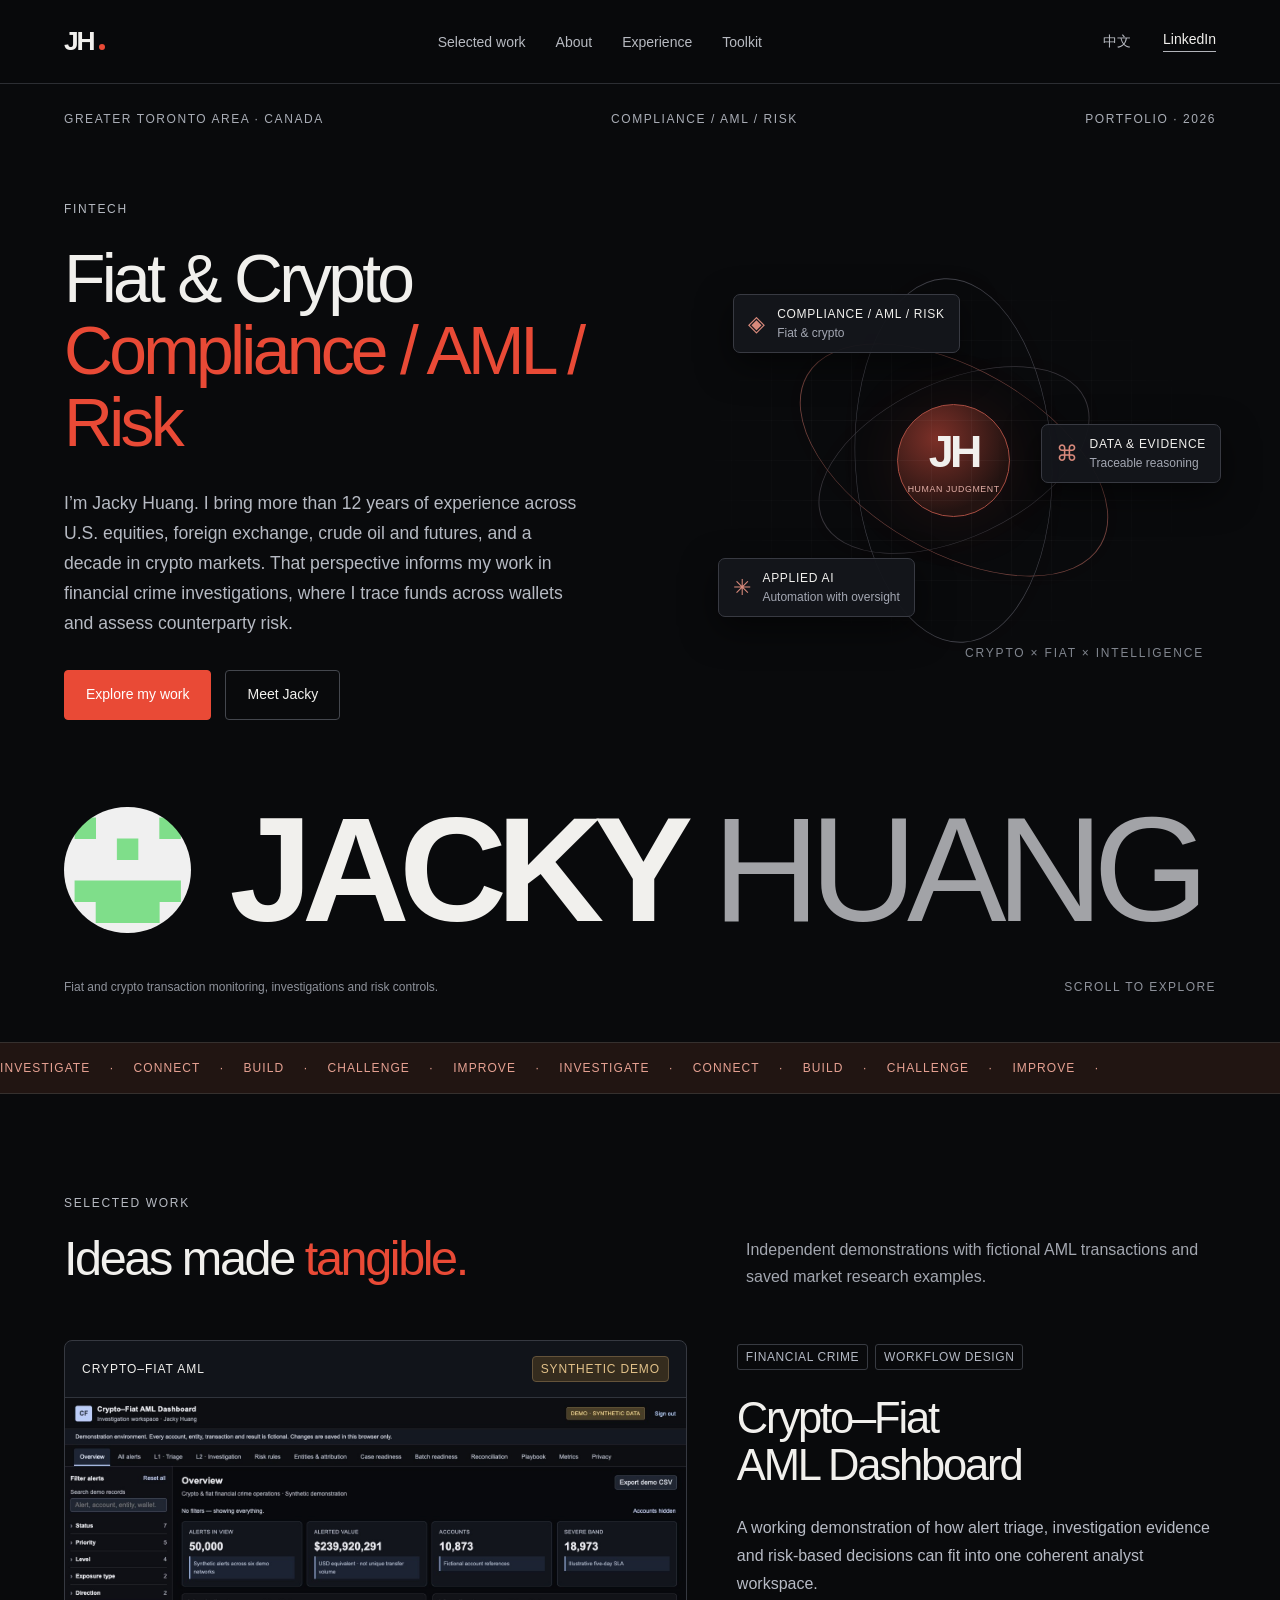
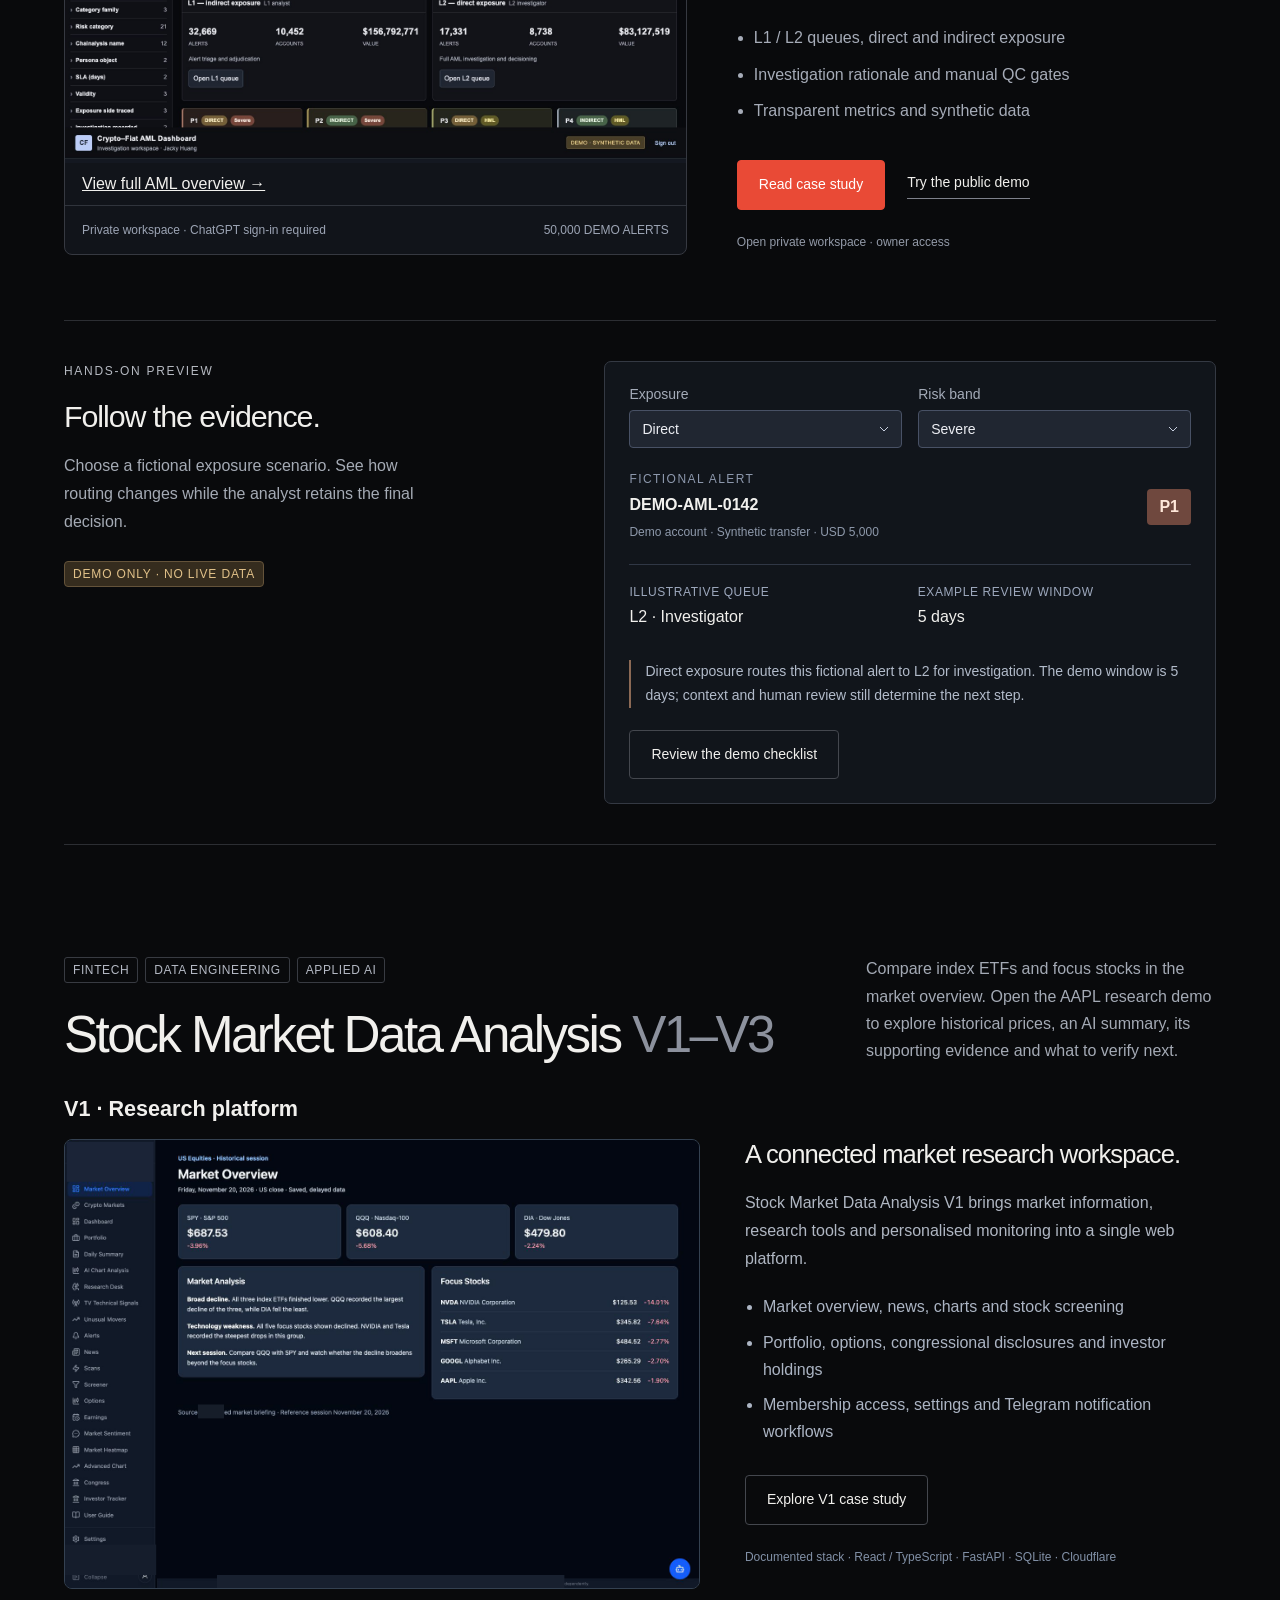
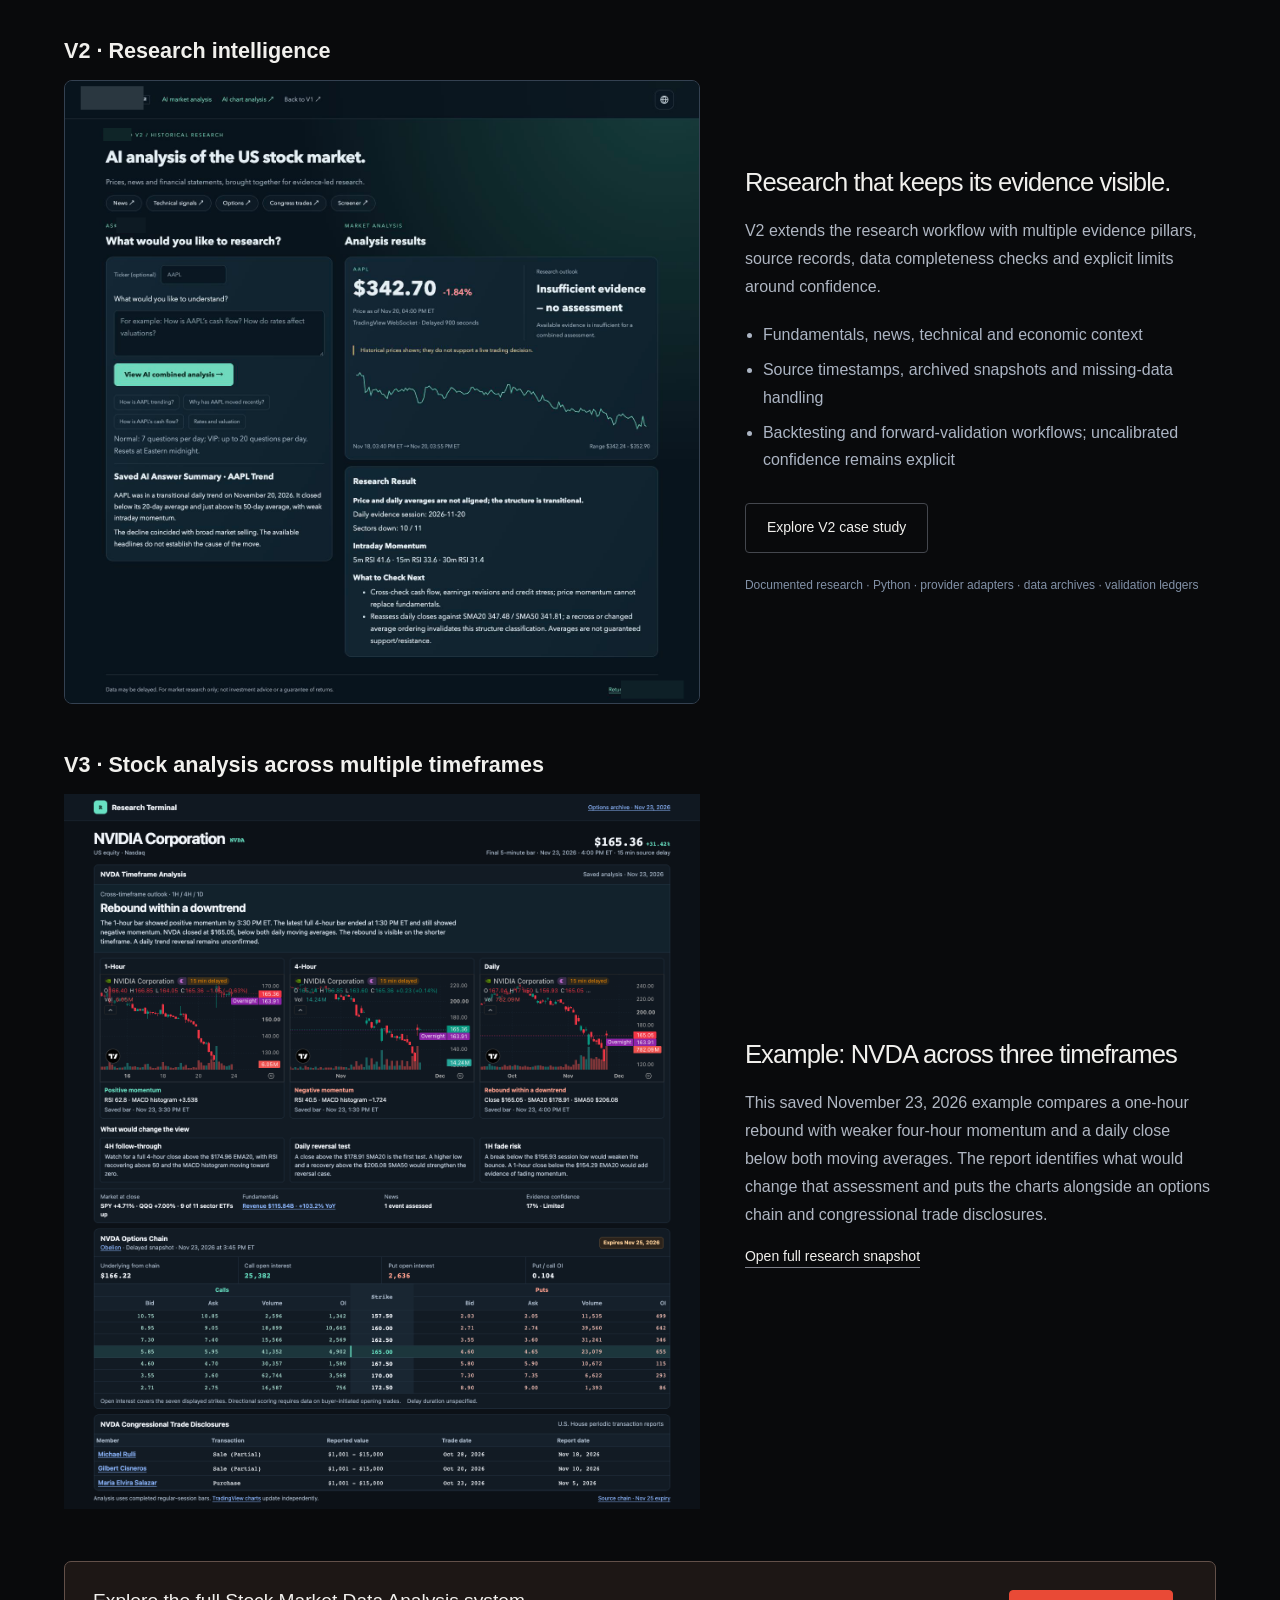
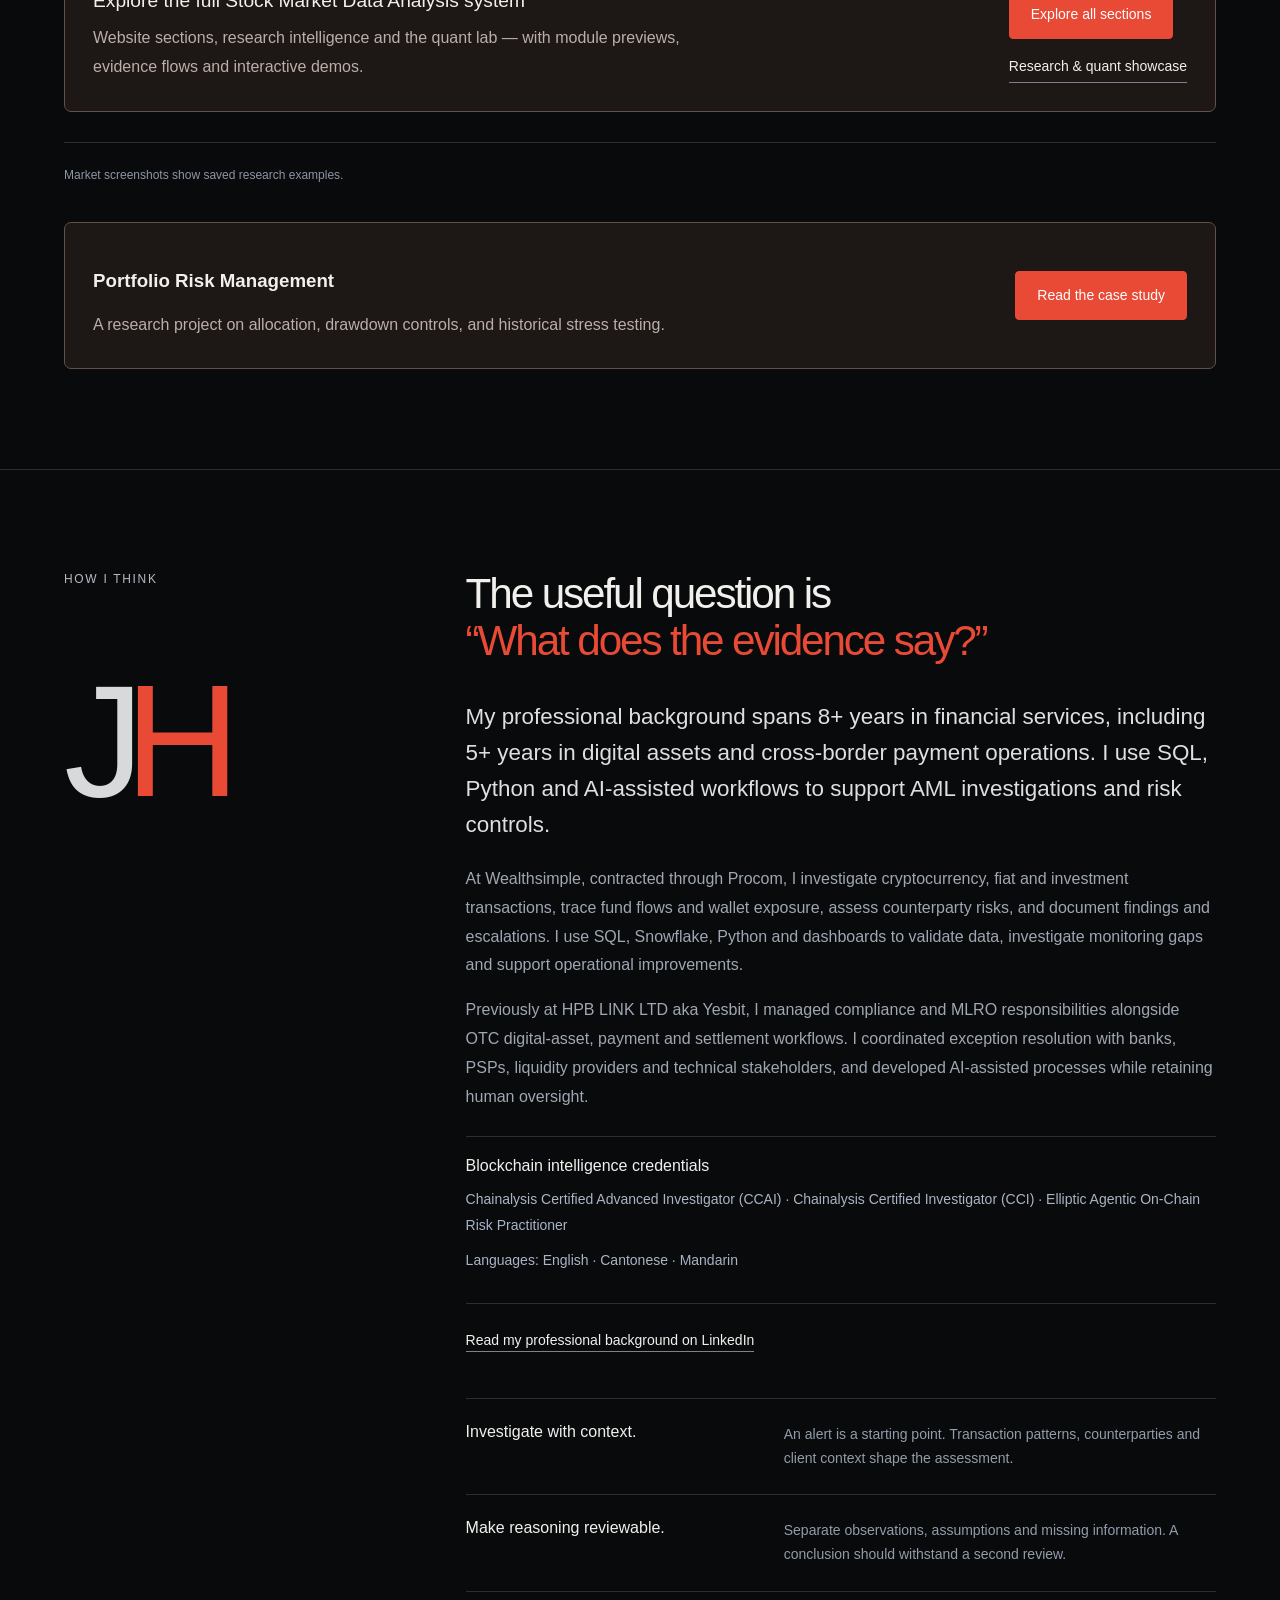
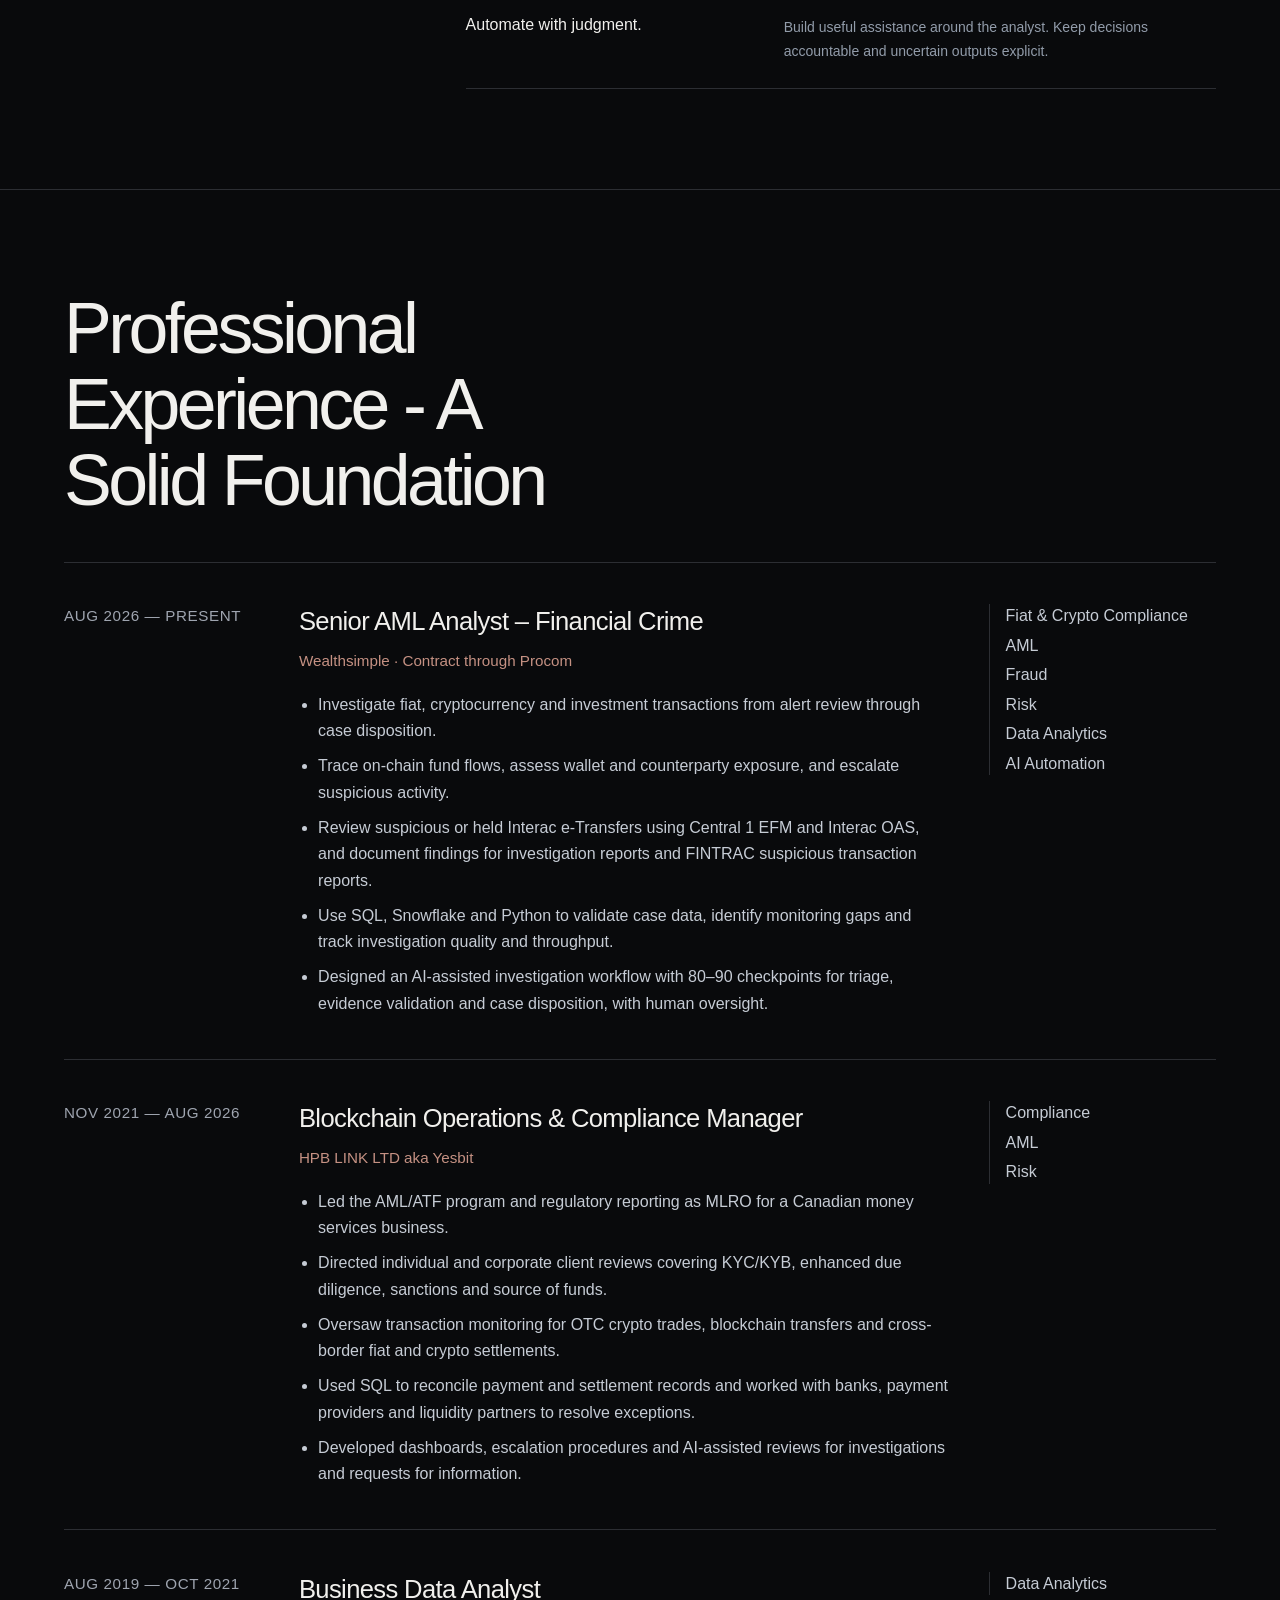
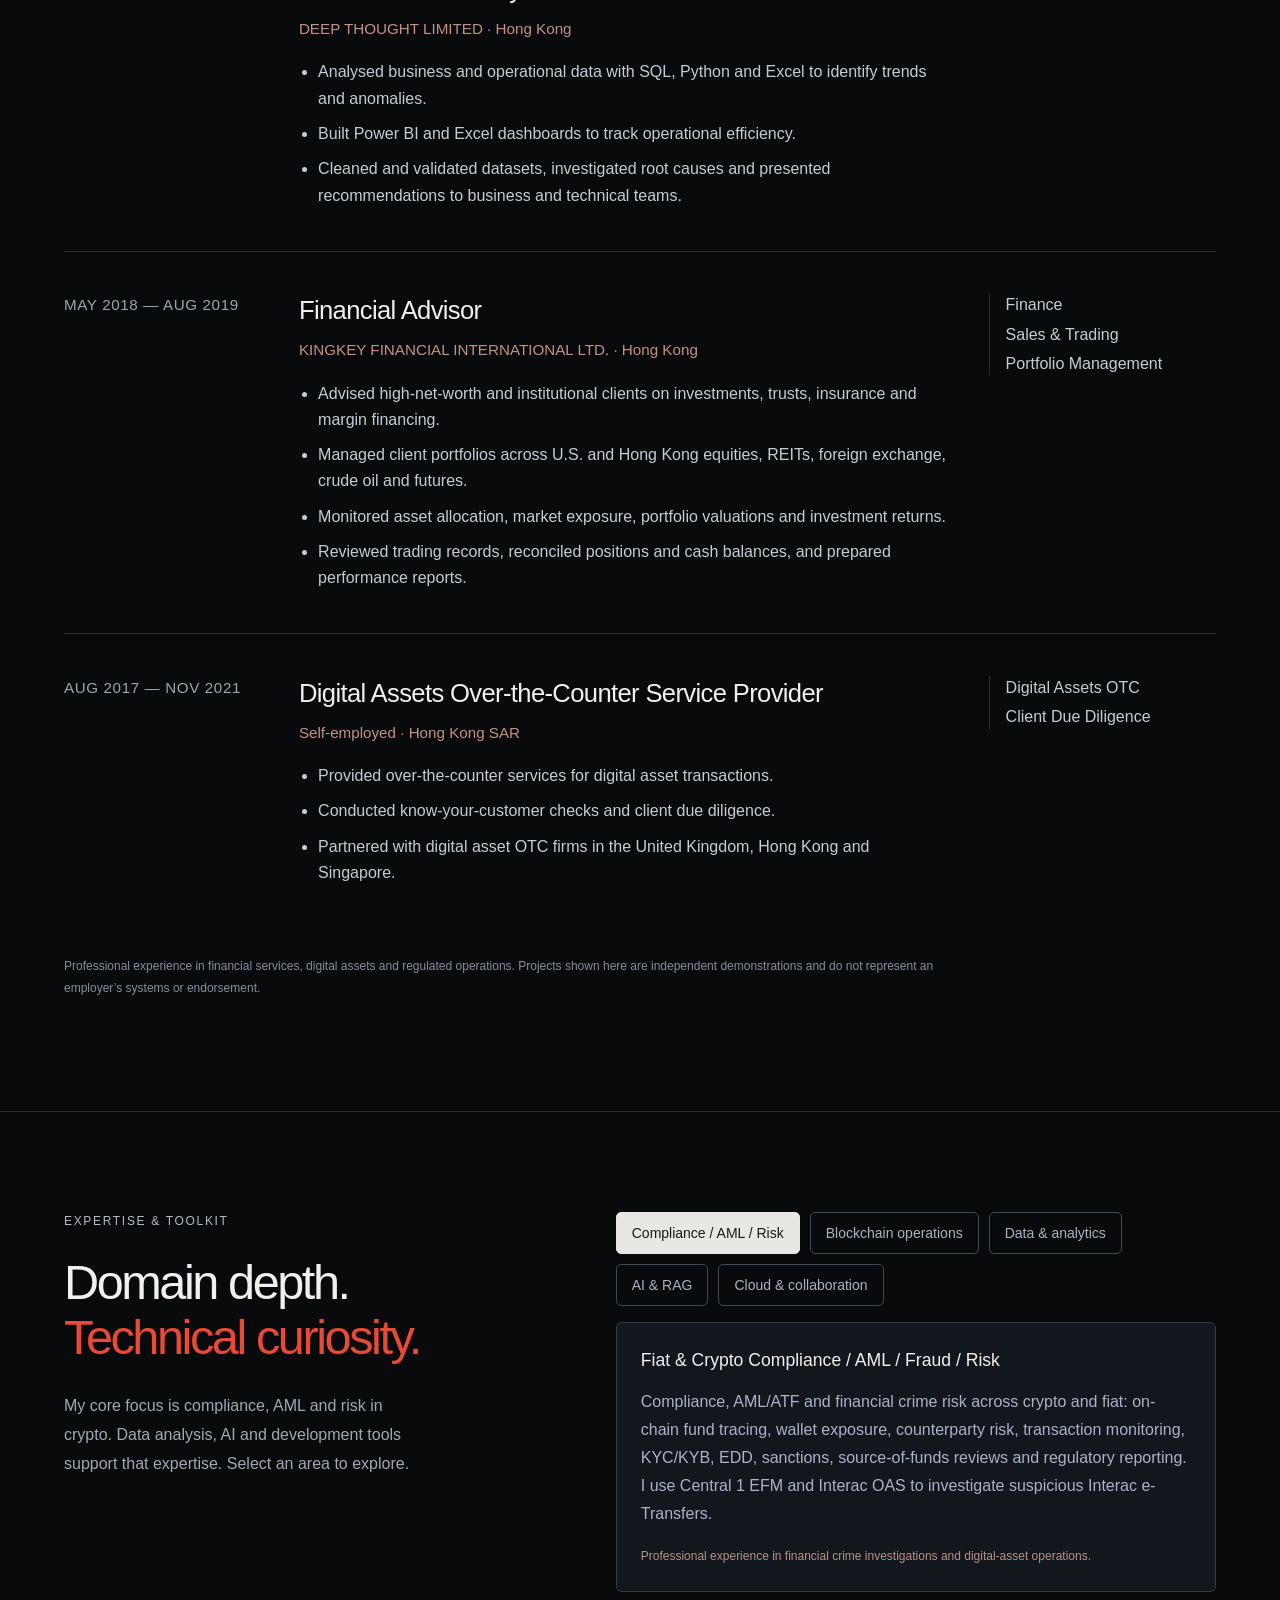
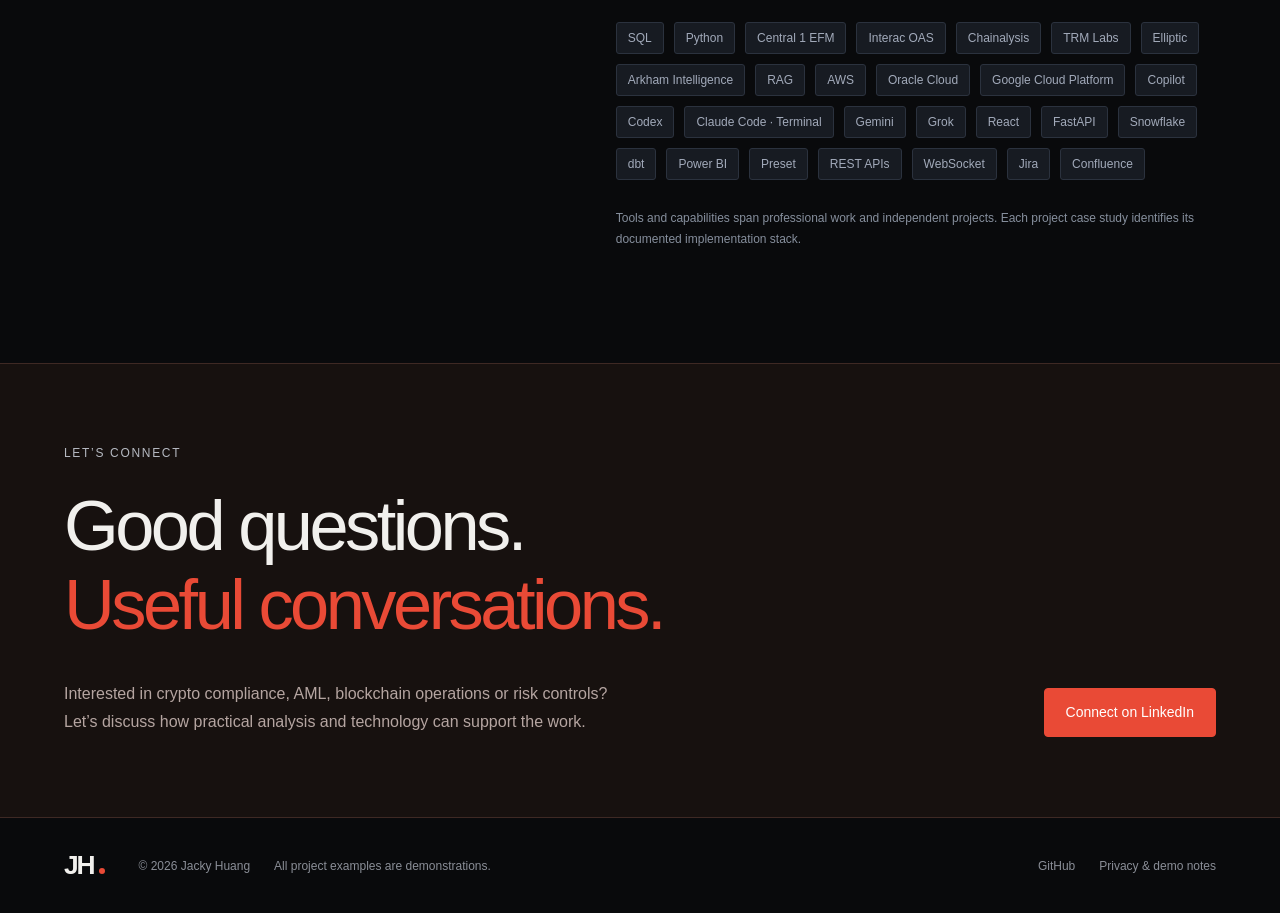
<file: index.html>
<!doctype html>
<html lang="en"><head><meta charset="utf-8"><meta name="viewport" content="width=device-width,initial-scale=1"><meta name="theme-color" content="#090a0c"><meta name="description" content="Jacky Huang — compliance, AML and risk expertise, across fiat and crypto operations in fintech, supported by data analytics and practical AI. Explore independent demo projects and Stock Market Data Analysis V1–V3."><meta property="og:title" content="Jacky Huang · Fintech | Fiat &amp; Crypto Compliance / AML / Risk"><meta property="og:description" content="From complex financial crime questions to clear, useful systems. Professional portfolio and independent demo projects."><title>Jacky Huang · Fintech | Fiat &amp; Crypto Compliance / AML / Risk</title><link rel="icon" href="assets/favicon.svg" type="image/svg+xml"><link rel="stylesheet" href="styles.css"><script src="app.js?v=portfolio-risk" defer></script></head><body>
<a class="skip" href="#main">Skip to content</a><header class="header"><a class="identity" href="#home" aria-label="Jacky Huang, home">JH<span class="identity-dot"></span></a><nav aria-label="Main navigation"><a href="#work" data-i18n="navWork">Selected work</a><a href="#about" data-i18n="navAbout">About</a><a href="#experience" data-i18n="navExperience">Experience</a><a href="#toolkit" data-i18n="navToolkit">Toolkit</a></nav><div class="header-right"><button id="language" aria-label="Switch to Traditional Chinese">中文</button><a class="contact-link" href="https://www.linkedin.com/in/jacky-huang-ca/" target="_blank" rel="noopener noreferrer">LinkedIn</a></div></header>
<main id="main"><section class="hero section" id="home"><div class="hero-top"><span data-i18n="location">GREATER TORONTO AREA · CANADA</span><span data-i18n="discipline">COMPLIANCE / AML / RISK</span><span class="year">PORTFOLIO · 2026</span></div><div class="hero-grid"><div class="hero-copy"><p class="eyebrow" data-i18n="intro">FINTECH</p><h1 data-i18n="heroTitle">Fiat &amp; Crypto<br><em>Compliance / AML / Risk</em></h1><p class="hero-description" data-i18n="heroDescription">I’m Jacky Huang. I bring more than 12 years of experience across U.S. equities, foreign exchange, crude oil and futures, and a decade in crypto markets. That perspective informs my work in financial crime investigations, where I trace funds across wallets and assess counterparty risk.</p><div class="hero-actions"><a class="button primary" href="#work" data-i18n="explore">Explore my work</a><a class="button secondary" href="#about" data-i18n="meet">Meet Jacky</a></div></div><div class="hero-art" aria-label="Crypto compliance, AML, risk and data analysis connected through human judgment"><div class="art-grid"></div><div class="orbit orbit-one"></div><div class="orbit orbit-two"></div><div class="orbit orbit-three"></div><div class="core"><span>JH</span><small>HUMAN JUDGMENT</small></div><div class="satellite satellite-one"><span class="satellite-icon">◈</span><div>COMPLIANCE / AML / RISK<small>Fiat &amp; crypto</small></div></div><div class="satellite satellite-two"><span class="satellite-icon">⌘</span><div>DATA & EVIDENCE<small>Traceable reasoning</small></div></div><div class="satellite satellite-three"><span class="satellite-icon">✳</span><div>APPLIED AI<small>Automation with oversight</small></div></div><span class="art-caption">CRYPTO × FIAT × INTELLIGENCE</span></div></div><div class="name-line"><img class="profile-avatar" src="assets/github-avatar.png" width="96" height="96" alt="Jacky Huang’s GitHub avatar"><span>JACKY</span> <span class="surname">HUANG</span></div><div class="hero-bottom"><span data-i18n="heroFoot">Fiat and crypto transaction monitoring, investigations and risk controls.</span><span data-i18n="scroll">SCROLL TO EXPLORE</span></div></section>
<div class="ticker" aria-hidden="true"><div>INVESTIGATE · CONNECT · BUILD · CHALLENGE · IMPROVE · INVESTIGATE · CONNECT · BUILD · CHALLENGE · IMPROVE ·</div></div>
<section id="work" class="section work"><div class="section-heading"><p class="eyebrow" data-i18n="workEyebrow">SELECTED WORK</p><h2 data-i18n="workTitle">Ideas made <em>tangible.</em></h2><p class="section-note" data-i18n="demoNote">Independent demonstrations with fictional AML transactions and saved market research examples.</p></div><article class="featured-project"><div class="project-image"><div class="image-toolbar"><span>CRYPTO–FIAT AML</span><span class="demo-chip">SYNTHETIC DEMO</span></div><img src="assets/aml-overview-compact-8d4ffa05.jpg" alt="Independent demo of a dark AML dashboard with alert queues, risk priorities and filters" width="1512" height="890" loading="lazy"><a class="overview-link" href="aml-overview.html" data-i18n="overviewLink">View full AML overview →</a><div class="image-caption"><span data-i18n="privateLabel">Private workspace · ChatGPT sign-in required</span><span>50,000 DEMO ALERTS</span></div></div><div class="project-copy"><div class="tags"><span>FINANCIAL CRIME</span><span>WORKFLOW DESIGN</span></div><h3>Crypto–Fiat<br>AML Dashboard</h3><p data-i18n="amlDescription">A working demonstration of how alert triage, investigation evidence and risk-based decisions can fit into one coherent analyst workspace.</p><ul class="project-points"><li data-i18n="amlPoint1">L1 / L2 queues, direct and indirect exposure</li><li data-i18n="amlPoint2">Investigation rationale and manual QC gates</li><li data-i18n="amlPoint3">Transparent metrics and synthetic data</li></ul><div class="project-links"><button class="button primary" data-case="aml" data-i18n="caseStudy">Read case study</button><a class="text-link" href="#aml-demo" data-i18n="tryDemo">Try the public demo</a></div><a class="private-link" href="https://crypto-fiat-aml-demo-jacky.jacbb.chatgpt.site" target="_blank" rel="noopener noreferrer" data-i18n="privateWorkspace">Open private workspace · owner access</a></div></article>
<div id="aml-demo" class="demo-section"><div class="demo-intro"><span class="eyebrow" data-i18n="handsOn">HANDS-ON PREVIEW</span><h3 data-i18n="demoTitle">Follow the evidence.</h3><p data-i18n="demoDescription">Choose a fictional exposure scenario. See how routing changes while the analyst retains the final decision.</p><span class="demo-chip">DEMO ONLY · NO LIVE DATA</span></div><div class="interactive-demo"><div class="demo-controls"><label><span data-i18n="exposureLabel">Exposure</span><select id="demo-exposure"><option value="DIRECT">Direct</option><option value="INDIRECT">Indirect</option></select></label><label><span data-i18n="severityLabel">Risk band</span><select id="demo-band"><option value="Severe">Severe</option><option value="HML">HML</option></select></label></div><div class="demo-record"><div><span class="record-label">FICTIONAL ALERT</span><strong>DEMO-AML-0142</strong><small>Demo account · Synthetic transfer · USD 5,000</small></div><span id="demo-priority" class="priority-badge">P1</span></div><div class="demo-route"><div><small data-i18n="queueLabel">ILLUSTRATIVE QUEUE</small><strong id="demo-queue">L2 · Investigator</strong></div><div><small data-i18n="slaLabel">EXAMPLE REVIEW WINDOW</small><strong id="demo-sla">5 days</strong></div></div><p id="demo-explanation" class="demo-explanation"></p><button class="button secondary" id="demo-review" data-i18n="reviewDemo">Review the demo checklist</button><div id="demo-checklist" hidden><div class="demo-checklist"><label><input type="checkbox"> <span data-i18n="check1">Transaction context reviewed</span></label><label><input type="checkbox"> <span data-i18n="check2">Evidence and rationale recorded</span></label><label><input type="checkbox"> <span data-i18n="check3">Human reviewer assigned</span></label></div><p id="demo-check-status" role="status"></p></div></div></div>
<article class="market-project"><div class="market-heading"><div><div class="tags"><span>FINTECH</span><span>DATA ENGINEERING</span><span>APPLIED AI</span></div><h3>Stock Market Data Analysis <span>V1–V3</span></h3></div><p data-i18n="marketIntro">Compare index ETFs and focus stocks in the market overview. Open the AAPL research demo to explore historical prices, an AI summary, its supporting evidence and what to verify next.</p></div><section class="market-version" aria-labelledby="v1-heading"><h4 id="v1-heading" data-i18n="v1Heading">V1 · Research platform</h4><div class="market-content"><div id="v1-image" class="terminal"></div><div id="v1-details" class="market-details"></div></div></section><section class="market-version" aria-labelledby="v2-heading"><h4 id="v2-heading" data-i18n="v2Heading">V2 · Research intelligence</h4><div class="market-content"><div id="v2-image" class="terminal"></div><div id="v2-details" class="market-details"></div></div></section><section class="market-version" id="market-v3" aria-labelledby="v3-heading"><h4 id="v3-heading" data-i18n="v3Heading">V3 · Stock analysis across multiple timeframes</h4><div class="market-content"><a href="assets/market-v3.png"><img src="assets/market-v3.png" width="1500" height="1686" style="width:100%;height:auto" loading="lazy" alt="NVDA research demo showing hourly, four-hour and daily charts, an options chain and congressional trade disclosures"></a><div class="market-details"><h4 data-i18n="v3Title">Example: NVDA across three timeframes</h4><p data-i18n="v3Copy">This saved November 23, 2026 example compares a one-hour rebound with weaker four-hour momentum and a daily close below both moving averages. The report identifies what would change that assessment and puts the charts alongside an options chain and congressional trade disclosures.</p><a class="text-link" href="assets/market-v3.png" data-i18n="v3Open">Open full research snapshot</a></div></div></section><div class="market-showcase-callout"><div><h4 data-i18n="marketExploreHeading">Explore the full Stock Market Data Analysis system</h4><p data-i18n="marketExploreCopy">Website sections, research intelligence and the quant lab — with module previews, evidence flows and interactive demos.</p></div><div class="project-links"><a class="button primary" href="market.html" data-i18n="marketExplore">Explore all sections</a><a class="text-link" href="market.html#research" data-i18n="marketQuant">Research & quant showcase</a></div></div><div class="market-footer"><span data-i18n="marketFoot">Market screenshots show saved research examples.</span></div></article>
<article id="portfolio-risk" class="market-showcase-callout">
  <div>
    <h3 data-i18n="riskProjectTitle">Portfolio Risk Management</h3>
    <p data-i18n="riskProjectCopy">A research project on allocation, drawdown controls, and historical stress testing.</p>
  </div>
  <div class="project-links"><a class="button primary" href="portfolio-risk/" data-i18n="riskProjectOpen">Read the case study</a></div>
</article>
</section>
<section id="about" class="section about"><div class="about-label"><p class="eyebrow" data-i18n="aboutEyebrow">HOW I THINK</p><div class="about-monogram" aria-hidden="true">J<span>H</span></div></div><div class="about-copy"><h2 data-i18n="aboutTitle">The useful question is<br><em>“What does the evidence say?”</em></h2><p class="about-lead" data-i18n="aboutLead">My professional background spans 8+ years in financial services, including 5+ years in digital assets and cross-border payment operations. I use SQL, Python and AI-assisted workflows to support AML investigations and risk controls.</p><p data-i18n="aboutBody">At Wealthsimple, contracted through Procom, I investigate cryptocurrency, fiat and investment transactions, trace fund flows and wallet exposure, assess counterparty risks, and document findings and escalations. I use SQL, Snowflake, Python and dashboards to validate data, investigate monitoring gaps and support operational improvements.</p><p data-i18n="aboutBody2">Previously at HPB LINK LTD aka Yesbit, I managed compliance and MLRO responsibilities alongside OTC digital-asset, payment and settlement workflows. I coordinated exception resolution with banks, PSPs, liquidity providers and technical stakeholders, and developed AI-assisted processes while retaining human oversight.</p><div class="profile-credentials"><h3 data-i18n="credentialsHeading">Blockchain intelligence credentials</h3><p data-i18n="credentialsCopy">Chainalysis Certified Advanced Investigator (CCAI) · Chainalysis Certified Investigator (CCI) · Elliptic Agentic On-Chain Risk Practitioner</p><p data-i18n="profileLanguages">Languages: English · Cantonese · Mandarin</p></div><a class="text-link" href="https://www.linkedin.com/in/jacky-huang-ca/" target="_blank" rel="noopener noreferrer" data-i18n="profileSource">Read my professional background on LinkedIn</a><div class="principles"><div><strong data-i18n="principle1">Investigate with context.</strong><p data-i18n="principle1body">An alert is a starting point. Transaction patterns, counterparties and client context shape the assessment.</p></div><div><strong data-i18n="principle2">Make reasoning reviewable.</strong><p data-i18n="principle2body">Separate observations, assumptions and missing information. A conclusion should withstand a second review.</p></div><div><strong data-i18n="principle3">Automate with judgment.</strong><p data-i18n="principle3body">Build useful assistance around the analyst. Keep decisions accountable and uncertain outputs explicit.</p></div></div></div></section>
<section id="experience" class="section experience"><div class="section-heading"><h2 data-i18n="experienceTitle">Professional Experience - A Solid Foundation</h2></div><div class="experience-list"><article><div class="experience-date">AUG 2026 — PRESENT</div><div><h3>Senior AML Analyst – Financial Crime</h3><p class="company">Wealthsimple · Contract through Procom</p><ul class="role-points"><li data-i18n="role0Point0">Investigate fiat, cryptocurrency and investment transactions from alert review through case disposition.</li><li data-i18n="role0Point1">Trace on-chain fund flows, assess wallet and counterparty exposure, and escalate suspicious activity.</li><li data-i18n="role0Point2">Review suspicious or held Interac e-Transfers using Central 1 EFM and Interac OAS, and document findings for investigation reports and FINTRAC suspicious transaction reports.</li><li data-i18n="role0Point3">Use SQL, Snowflake and Python to validate case data, identify monitoring gaps and track investigation quality and throughput.</li><li data-i18n="role0Point4">Designed an AI-assisted investigation workflow with 80–90 checkpoints for triage, evidence validation and case disposition, with human oversight.</li></ul></div><ul class="role-focus" aria-label="Areas of expertise"><li>Fiat &amp; Crypto Compliance</li><li>AML</li><li>Fraud</li><li>Risk</li><li>Data Analytics</li><li>AI Automation</li></ul></article>
<article><div class="experience-date">NOV 2021 — AUG 2026</div><div><h3>Blockchain Operations &amp; Compliance Manager</h3><p class="company">HPB LINK LTD aka Yesbit</p><ul class="role-points"><li data-i18n="role1Point0">Led the AML/ATF program and regulatory reporting as MLRO for a Canadian money services business.</li><li data-i18n="role1Point1">Directed individual and corporate client reviews covering KYC/KYB, enhanced due diligence, sanctions and source of funds.</li><li data-i18n="role1Point2">Oversaw transaction monitoring for OTC crypto trades, blockchain transfers and cross-border fiat and crypto settlements.</li><li data-i18n="role1Point3">Used SQL to reconcile payment and settlement records and worked with banks, payment providers and liquidity partners to resolve exceptions.</li><li data-i18n="role1Point4">Developed dashboards, escalation procedures and AI-assisted reviews for investigations and requests for information.</li></ul></div><ul class="role-focus" aria-label="Areas of expertise"><li>Compliance</li><li>AML</li><li>Risk</li></ul></article>
<article><div class="experience-date">AUG 2019 — OCT 2021</div><div><h3>Business Data Analyst</h3><p class="company">DEEP THOUGHT LIMITED · Hong Kong</p><ul class="role-points"><li data-i18n="role2Point0">Analysed business and operational data with SQL, Python and Excel to identify trends and anomalies.</li><li data-i18n="role2Point1">Built Power BI and Excel dashboards to track operational efficiency.</li><li data-i18n="role2Point2">Cleaned and validated datasets, investigated root causes and presented recommendations to business and technical teams.</li></ul></div><ul class="role-focus" aria-label="Areas of expertise"><li>Data Analytics</li></ul></article>
<article><div class="experience-date">MAY 2018 — AUG 2019</div><div><h3>Financial Advisor</h3><p class="company">KINGKEY FINANCIAL INTERNATIONAL LTD. · Hong Kong</p><ul class="role-points"><li data-i18n="role3Point0">Advised high-net-worth and institutional clients on investments, trusts, insurance and margin financing.</li><li data-i18n="role3Point1">Managed client portfolios across U.S. and Hong Kong equities, REITs, foreign exchange, crude oil and futures.</li><li data-i18n="role3Point2">Monitored asset allocation, market exposure, portfolio valuations and investment returns.</li><li data-i18n="role3Point3">Reviewed trading records, reconciled positions and cash balances, and prepared performance reports.</li></ul></div><ul class="role-focus" aria-label="Areas of expertise"><li>Finance</li><li>Sales &amp; Trading</li><li>Portfolio Management</li></ul></article>
<article><div class="experience-date">AUG 2017 — NOV 2021</div><div><h3>Digital Assets Over-the-Counter Service Provider</h3><p class="company">Self-employed · Hong Kong SAR</p><ul class="role-points"><li data-i18n="role4Point0">Provided over-the-counter services for digital asset transactions.</li><li data-i18n="role4Point1">Conducted know-your-customer checks and client due diligence.</li><li data-i18n="role4Point2">Partnered with digital asset OTC firms in the United Kingdom, Hong Kong and Singapore.</li></ul></div><ul class="role-focus" aria-label="Areas of expertise"><li>Digital Assets OTC</li><li>Client Due Diligence</li></ul></article>
</div><p class="source-note" data-i18n="experienceSource">Professional experience in financial services, digital assets and regulated operations. Projects shown here are independent demonstrations and do not represent an employer’s systems or endorsement.</p></section>
<section id="toolkit" class="section toolkit"><div class="toolkit-intro"><p class="eyebrow" data-i18n="toolkitEyebrow">EXPERTISE & TOOLKIT</p><h2 data-i18n="toolkitTitle">Domain depth.<br><em>Technical curiosity.</em></h2><p data-i18n="toolkitIntro">My core focus is compliance, AML and risk in crypto. Data analysis, AI and development tools support that expertise. Select an area to explore.</p></div><div class="toolkit-body"><div id="skill-buttons" class="skill-buttons" aria-label="Capabilities"></div><div id="skill-detail" class="skill-detail" aria-live="polite"></div><div class="tool-cloud" aria-label="Tools and technologies"><span>SQL</span><span>Python</span><span>Central 1 EFM</span><span>Interac OAS</span><span>Chainalysis</span><span>TRM Labs</span><span>Elliptic</span><span>Arkham Intelligence</span><span>RAG</span><span>AWS</span><span>Oracle Cloud</span><span>Google Cloud Platform</span><span>Copilot</span><span>Codex</span><span>Claude Code · Terminal</span><span>Gemini</span><span>Grok</span><span>React</span><span>FastAPI</span><span>Snowflake</span><span>dbt</span><span>Power BI</span><span>Preset</span><span>REST APIs</span><span>WebSocket</span><span>Jira</span><span>Confluence</span></div><p class="source-note" data-i18n="toolsSource">Tools and capabilities span professional work and independent projects. Each project case study identifies its documented implementation stack.</p></div></section>
<section class="section contact" id="contact"><p class="eyebrow" data-i18n="contactEyebrow">LET’S CONNECT</p><h2 data-i18n="contactTitle">Good questions.<br><em>Useful conversations.</em></h2><div class="contact-bottom"><p data-i18n="contactBody">Interested in crypto compliance, AML, blockchain operations or risk controls? Let’s discuss how practical analysis and technology can support the work.</p><a class="button primary" href="https://www.linkedin.com/in/jacky-huang-ca/" target="_blank" rel="noopener noreferrer" data-i18n="connect">Connect on LinkedIn</a></div></section></main>
<footer class="footer"><a class="identity" href="#home">JH<span class="identity-dot"></span></a><span>© 2026 Jacky Huang</span><span data-i18n="footerDemo">All project examples are demonstrations.</span><a href="https://github.com/jacbus1" target="_blank" rel="noopener noreferrer">GitHub</a><button class="footer-button" data-case="privacy" data-i18n="privacy">Privacy & demo notes</button></footer>
<dialog id="case-dialog"><div class="case-dialog-head"><span class="eyebrow">JACKY HUANG · PROJECT NOTES</span><button id="close-dialog" aria-label="Close case study">Close</button></div><div id="case-content"></div></dialog>
</body></html>
</file>
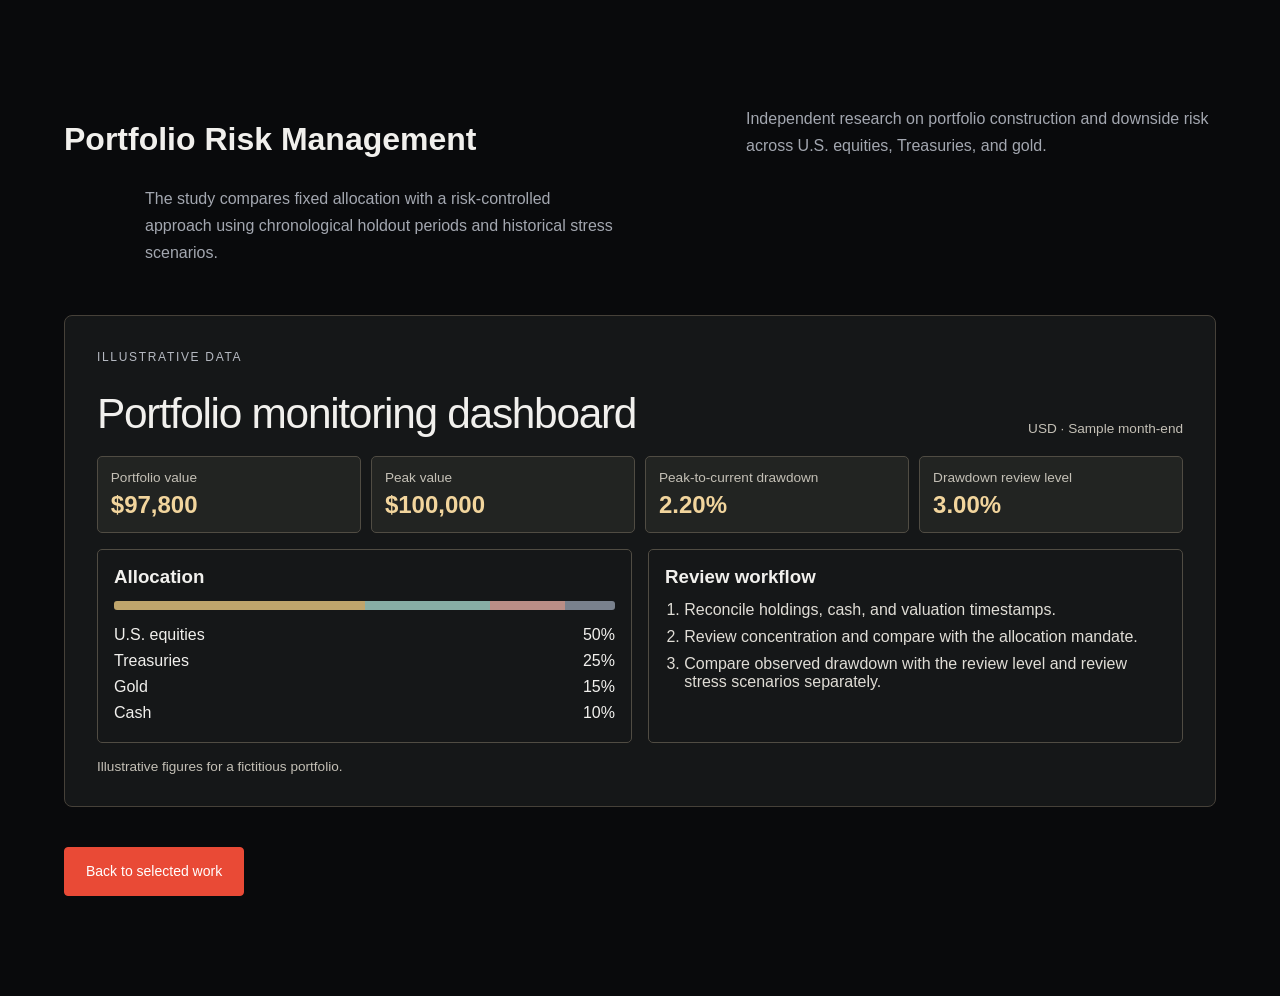
<file: portfolio-risk/index.html>
<!doctype html>
<html lang="en">
<head>
  <meta charset="utf-8">
  <meta name="viewport" content="width=device-width, initial-scale=1">
  <meta name="theme-color" content="#090a0c">
  <title>Portfolio Risk Management | Jacky Huang</title>
  <link rel="icon" href="../assets/favicon.svg" type="image/svg+xml">
  <link rel="stylesheet" href="../styles.css">
  <link rel="stylesheet" href="case.css">
</head>
<body>
  <main class="section">
    <div class="section-heading">
      <h1>Portfolio Risk Management</h1>
      <p class="section-note">Independent research on portfolio construction and downside risk across U.S. equities, Treasuries, and gold.</p>
      <p class="section-note">The study compares fixed allocation with a risk-controlled approach using chronological holdout periods and historical stress scenarios.</p>
    </div>
    <section class="risk-case" aria-labelledby="dashboard-heading">
      <div class="risk-case-header">
        <div><p class="eyebrow">ILLUSTRATIVE DATA</p><h2 id="dashboard-heading">Portfolio monitoring dashboard</h2></div>
        <span>USD · Sample month-end</span>
      </div>
      <div class="case-metrics">
        <div><span>Portfolio value</span><strong>$97,800</strong></div>
        <div><span>Peak value</span><strong>$100,000</strong></div>
        <div><span>Peak-to-current drawdown</span><strong>2.20%</strong></div>
        <div><span>Drawdown review level</span><strong>3.00%</strong></div>
      </div>
      <div class="case-panels">
        <section aria-labelledby="allocation-heading">
          <h3 id="allocation-heading">Allocation</h3>
          <div class="allocation" aria-hidden="true"><span></span><span></span><span></span><span></span></div>
          <dl>
            <div><dt>U.S. equities</dt><dd>50%</dd></div>
            <div><dt>Treasuries</dt><dd>25%</dd></div>
            <div><dt>Gold</dt><dd>15%</dd></div>
            <div><dt>Cash</dt><dd>10%</dd></div>
          </dl>
        </section>
        <section aria-labelledby="review-heading">
          <h3 id="review-heading">Review workflow</h3>
          <ol>
            <li>Reconcile holdings, cash, and valuation timestamps.</li>
            <li>Review concentration and compare with the allocation mandate.</li>
            <li>Compare observed drawdown with the review level and review stress scenarios separately.</li>
          </ol>
        </section>
      </div>
      <p class="case-caption">Illustrative figures for a fictitious portfolio.</p>
    </section>
    <a class="button primary" href="../#work">Back to selected work</a>
  </main>
</body>
</html>
</file>
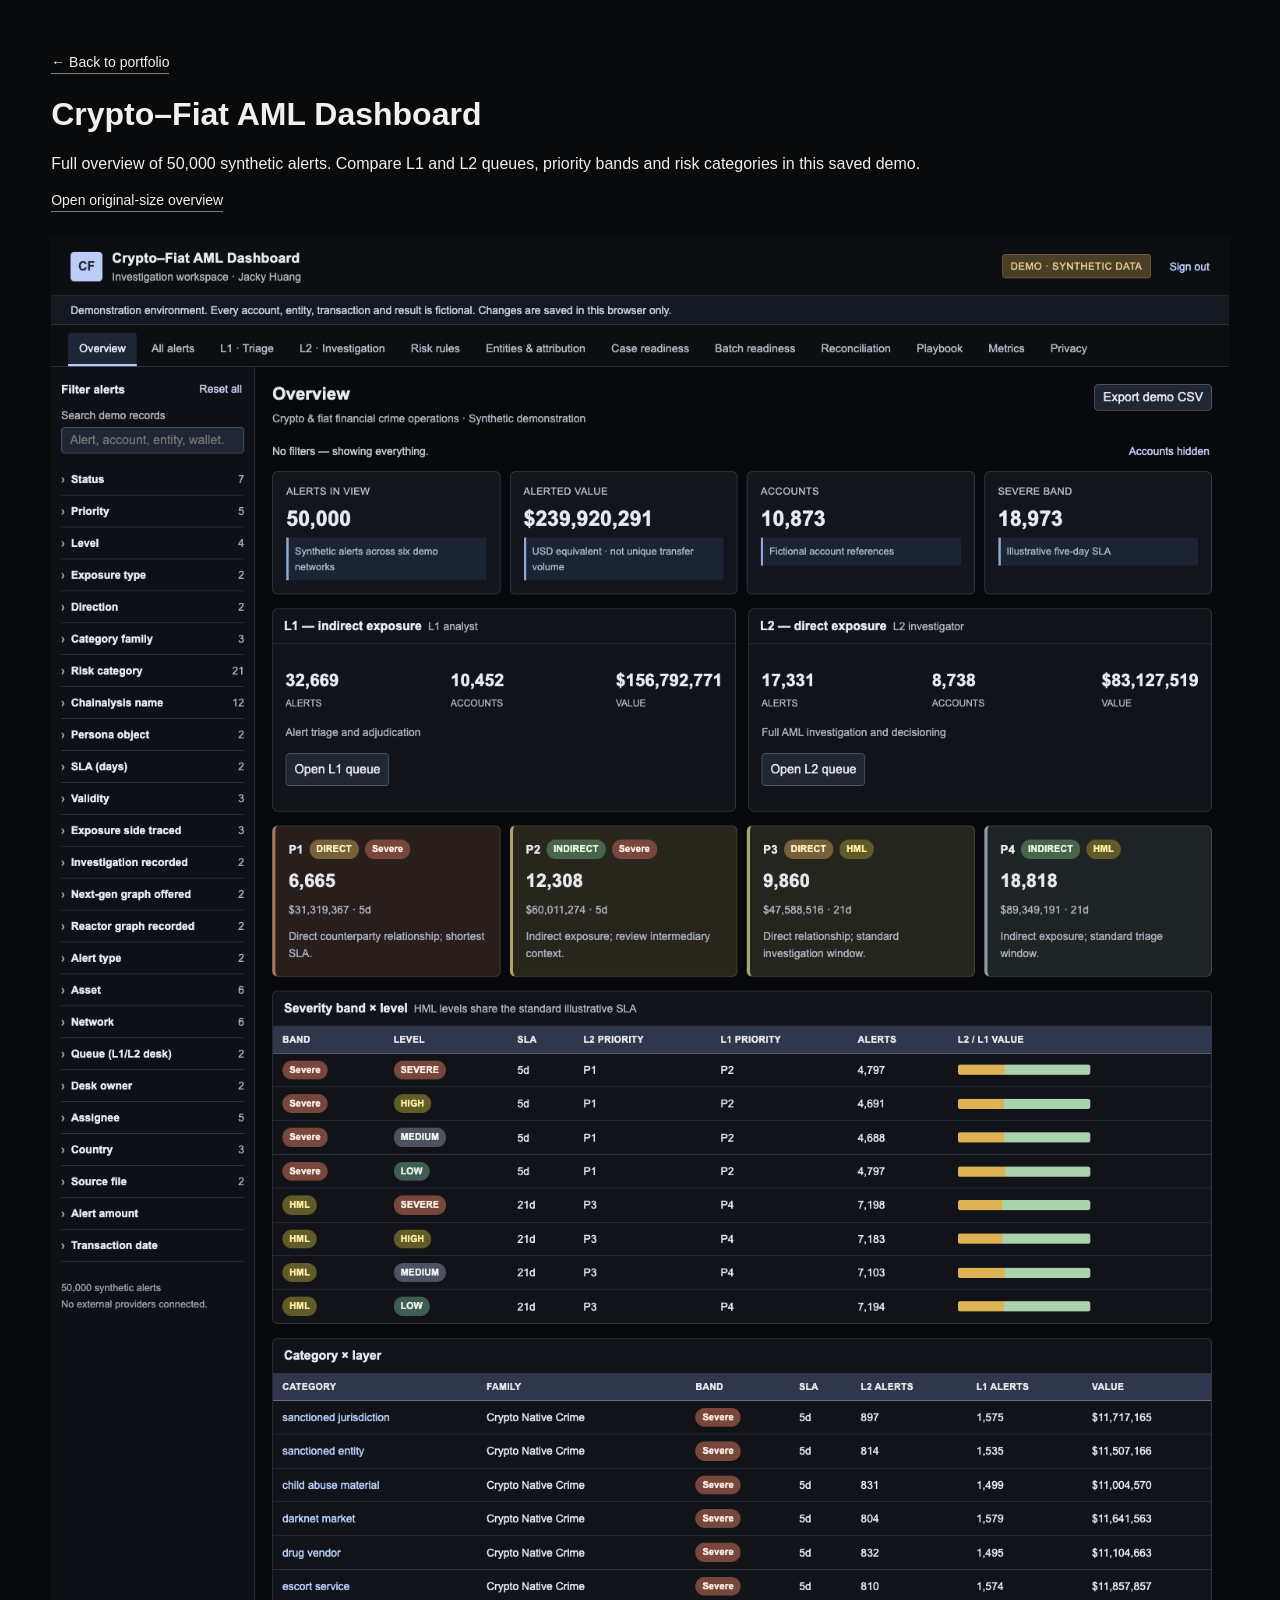
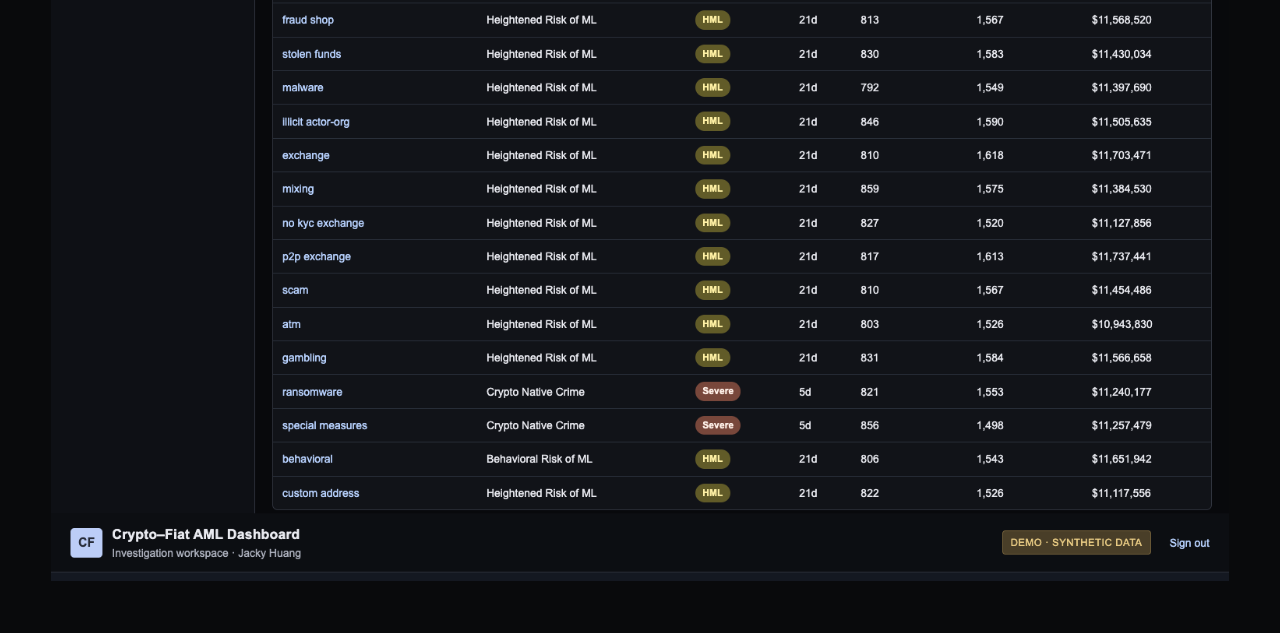
<file: aml-overview.html>
<!doctype html>
<html lang="en"><head><meta charset="utf-8"><meta name="viewport" content="width=device-width,initial-scale=1"><title>AML Dashboard Overview · Jacky Huang</title><link rel="stylesheet" href="styles.css"></head>
<body><main class="overview-page"><a class="text-link" href="index.html#work">← Back to portfolio</a>
<h1>Crypto–Fiat AML Dashboard</h1>
<p>Full overview of 50,000 synthetic alerts. Compare L1 and L2 queues, priority bands and risk categories in this saved demo.</p>
<a class="text-link" href="assets/aml-overview-full.png">Open original-size overview</a>
<img src="assets/aml-overview-full.png" alt="Full synthetic AML overview with collapsed filters, queue totals, risk priorities and category breakdowns"></main></body></html>
</file>
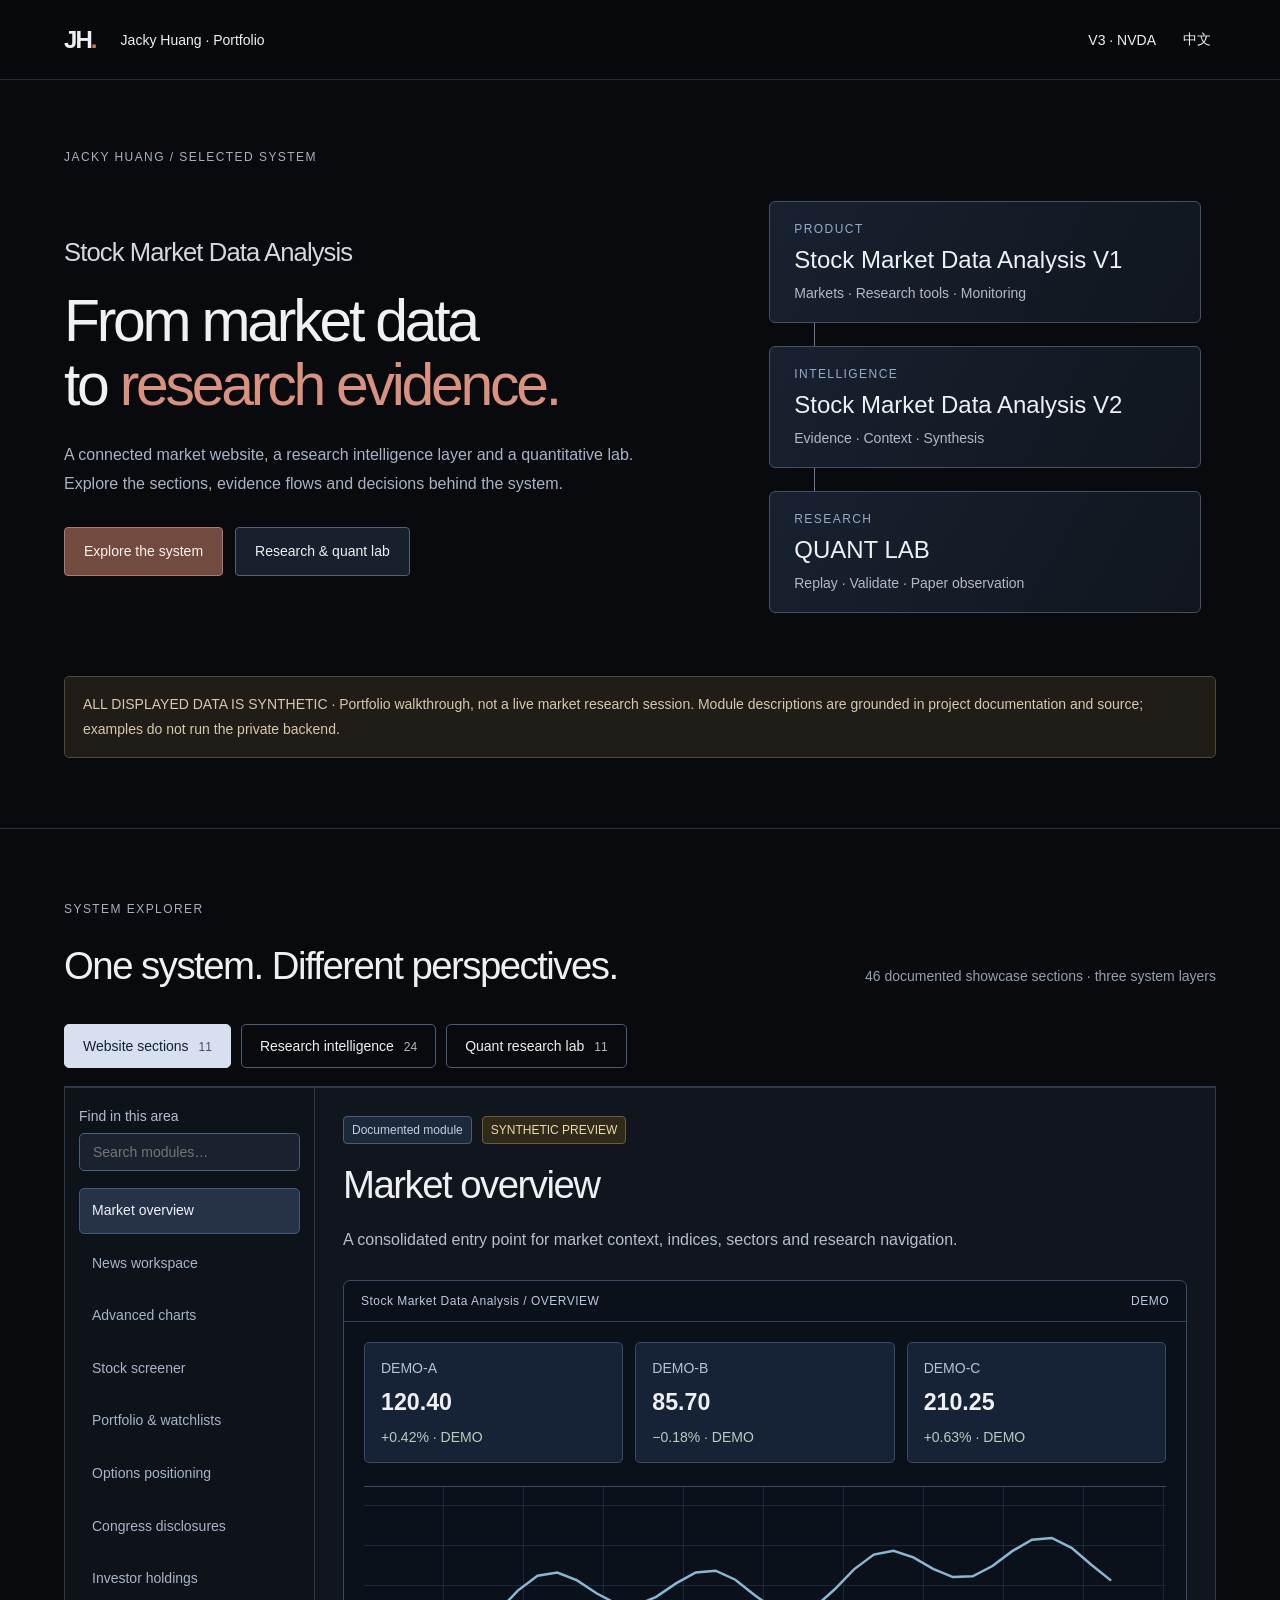
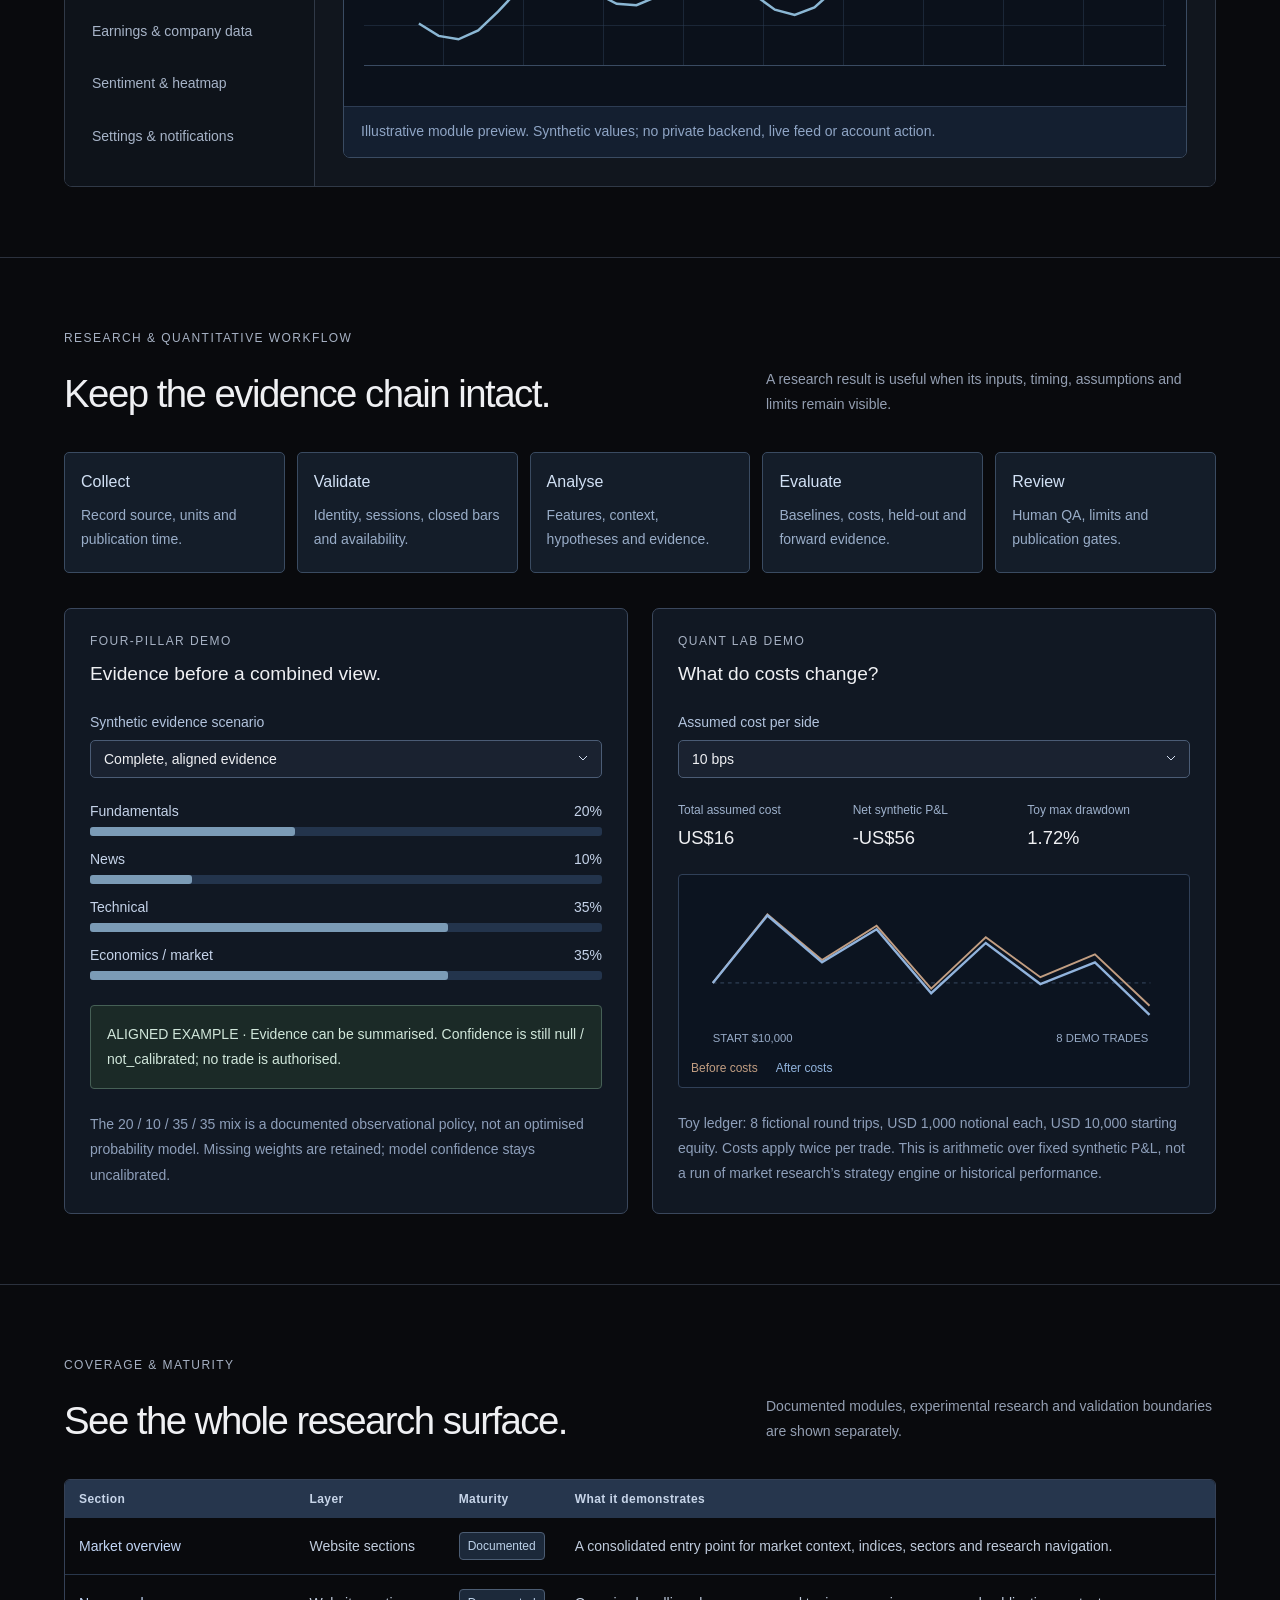
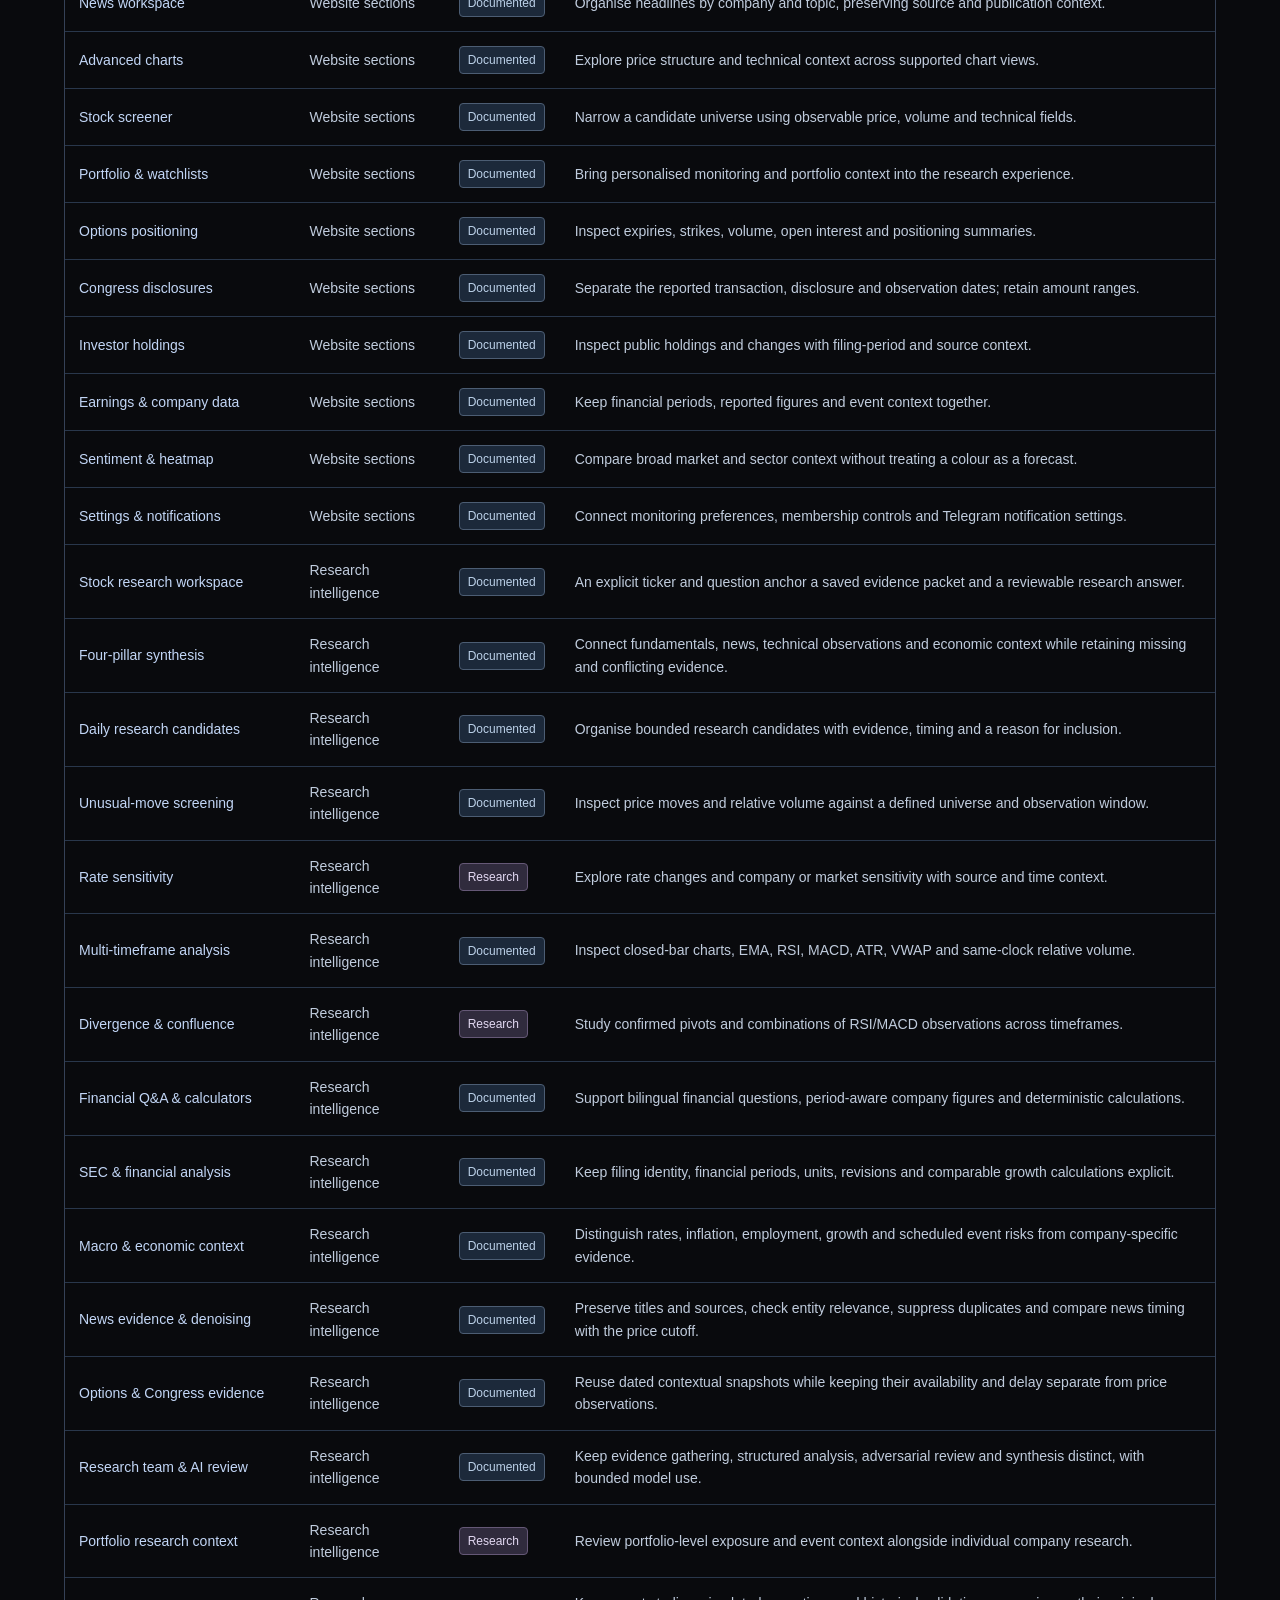
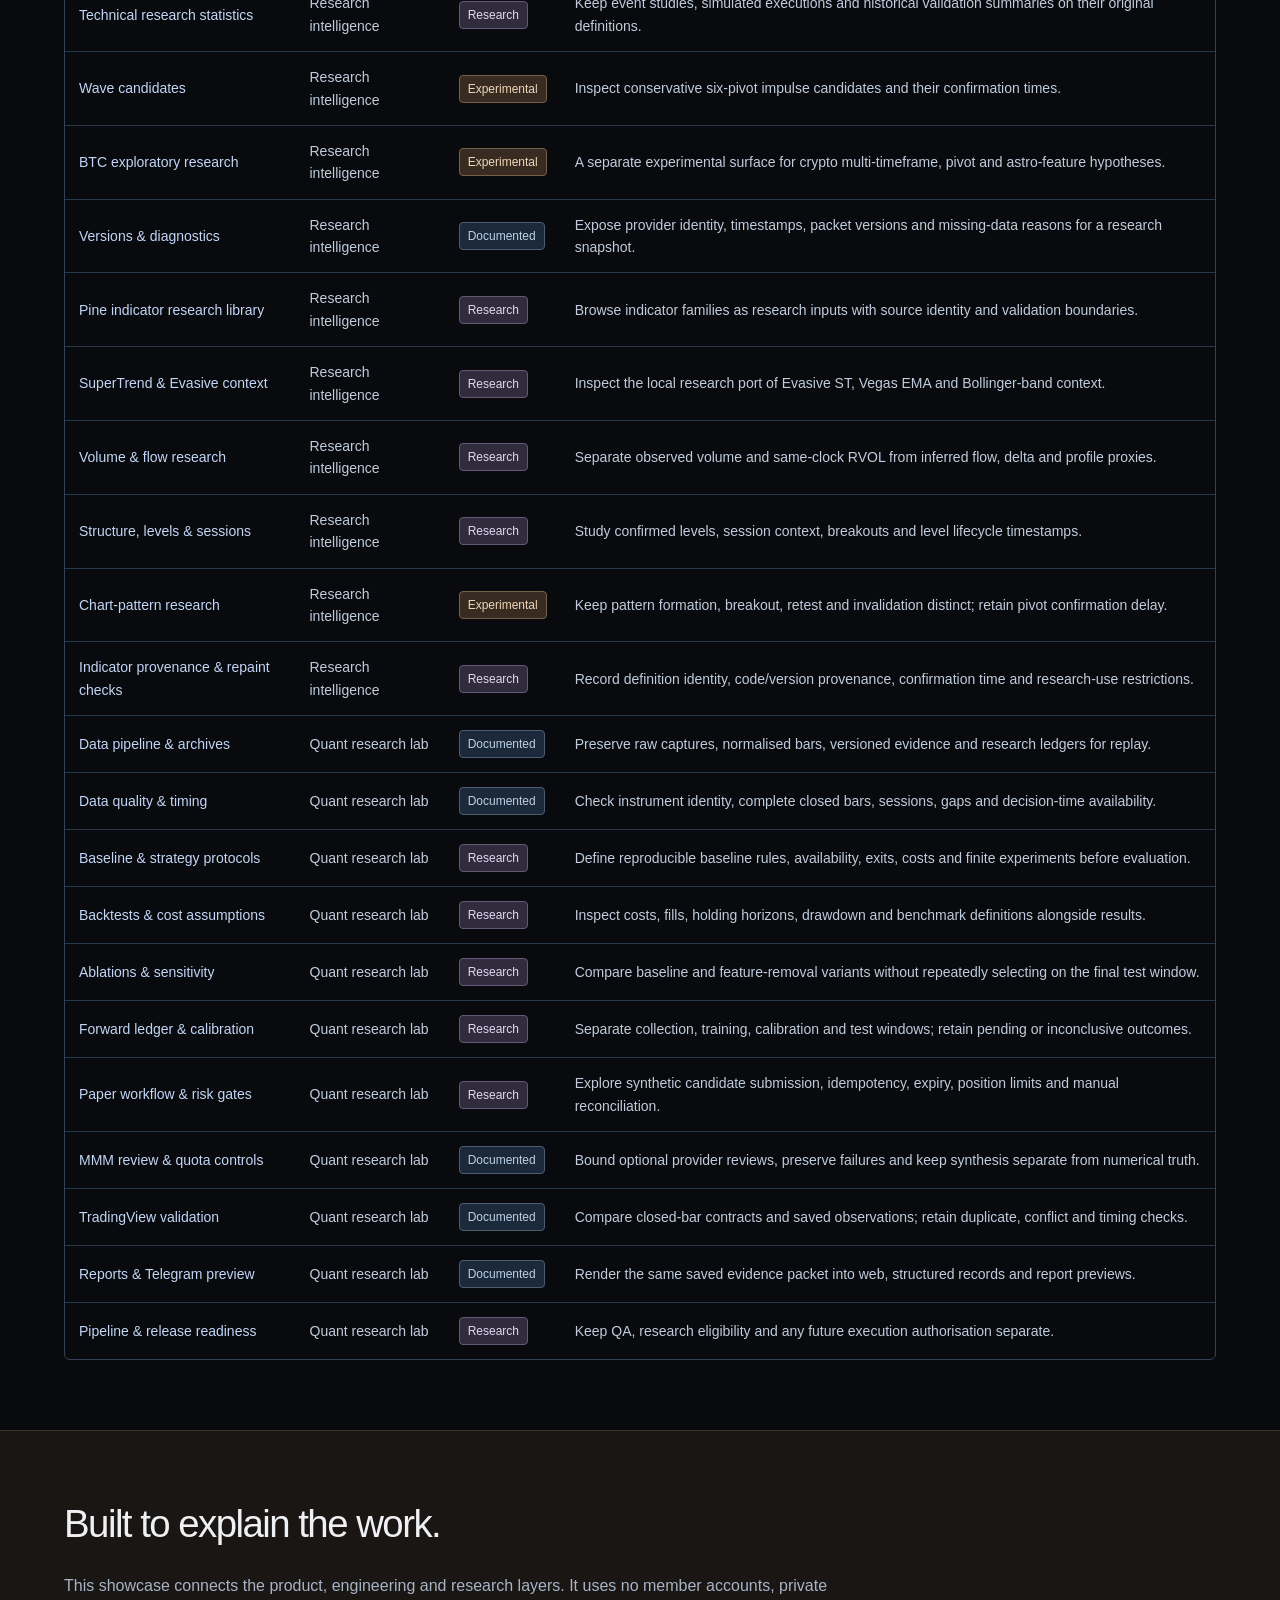
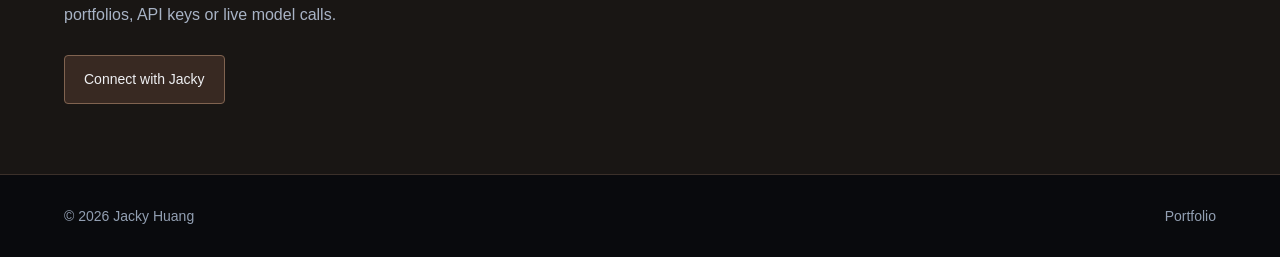
<file: market.html>
<!doctype html><html lang="en"><head><meta charset="utf-8"><meta name="viewport" content="width=device-width,initial-scale=1"><meta name="theme-color" content="#090a0c"><meta name="description" content="Explore Stock Market Data Analysis's website, research intelligence and quantitative research workflows through synthetic demonstrations."><title>Stock Market Data Analysis · System Showcase | Jacky Huang</title><link rel="icon" href="assets/favicon.svg"><link rel="stylesheet" href="market.css"><script src="market-catalog.js" defer></script><script src="market.js?v=2" defer></script></head><body><a class="skip" href="#explorer">Skip to explorer</a><header class="show-header"><a class="wordmark" href="index.html">JH<span>.</span></a><a href="index.html#work" id="back">Jacky Huang · Portfolio</a><div><a href="index.html#market-v3">V3 · NVDA</a><button id="lang" aria-label="Switch to Traditional Chinese">中文</button></div></header><main><section class="show-hero"><div class="hero-label">JACKY HUANG / SELECTED SYSTEM</div><div class="hero-grid"><div><h1>Stock Market Data Analysis<span id="hero-subtitle">From market data<br>to <em>research evidence.</em></span></h1><p id="hero-description">A connected market website, a research intelligence layer and a quantitative lab. Explore the sections, evidence flows and decisions behind the system.</p><div class="hero-links"><a class="button active" href="#explorer" id="explore-link">Explore the system</a><a class="button" href="#research" id="research-link">Research & quant lab</a></div></div><div class="system-map" aria-label="System layers"><div><span>PRODUCT</span><strong>Stock Market Data Analysis V1</strong><small>Markets · Research tools · Monitoring</small></div><i></i><div><span>INTELLIGENCE</span><strong>Stock Market Data Analysis V2</strong><small>Evidence · Context · Synthesis</small></div><i></i><div><span>RESEARCH</span><strong>QUANT LAB</strong><small>Replay · Validate · Paper observation</small></div></div></div><div class="scope-banner" id="scope-banner">ALL DISPLAYED DATA IS SYNTHETIC · Portfolio walkthrough, not a live market research session. Module descriptions are grounded in project documentation and source; examples do not run the private backend.</div></section><section class="explorer-section" id="explorer"><div class="section-top"><div><p class="eyebrow" id="explorer-eyebrow">SYSTEM EXPLORER</p><h2 id="explorer-heading">One system. Different perspectives.</h2></div><p id="section-count"></p></div><div class="group-tabs" role="tablist" aria-label="market research system areas" id="group-tabs"></div><div class="explorer-layout"><aside class="module-rail"><label for="module-search" id="search-label">Find a section</label><input id="module-search" type="search" placeholder="Search modules…"><div id="module-nav" aria-label="System sections"></div></aside><article id="module-panel" class="module-panel" aria-live="polite"></article></div></section><section class="research-section" id="research"><div class="section-top"><div><p class="eyebrow" id="research-eyebrow">RESEARCH & QUANTITATIVE WORKFLOW</p><h2 id="research-heading">Keep the evidence chain intact.</h2></div><p id="research-description">A research result is useful when its inputs, timing, assumptions and limits remain visible.</p></div><div class="pipeline" id="pipeline"></div><div class="research-labs"><article class="lab"><div class="lab-heading"><span class="eyebrow" id="weights-eyebrow">FOUR-PILLAR DEMO</span><h3 id="weights-title">Evidence before a combined view.</h3></div><label for="evidence-state" id="evidence-label">Synthetic evidence scenario</label><select id="evidence-state"><option value="complete">Complete, aligned evidence</option><option value="missing">News evidence missing</option><option value="conflict">Conflicting evidence</option></select><div class="weights" id="weights"></div><div id="weight-result" class="lab-result" role="status"></div><p class="lab-foot" id="weights-foot">The 20 / 10 / 35 / 35 mix is a documented observational policy, not an optimised probability model. Missing weights are retained; model confidence stays uncalibrated.</p></article><article class="lab"><div class="lab-heading"><span class="eyebrow" id="cost-eyebrow">QUANT LAB DEMO</span><h3 id="cost-title">What do costs change?</h3></div><label for="cost" id="cost-label">Assumed cost per side</label><select id="cost"><option value="5">5 bps</option><option value="10" selected>10 bps</option><option value="20">20 bps</option><option value="40">40 bps</option></select><div class="cost-metrics" id="cost-metrics"></div><div id="cost-chart" class="cost-chart"></div><p class="lab-foot" id="cost-foot">Toy ledger: 8 fictional round trips, USD 1,000 notional each, USD 10,000 starting equity. Costs apply twice per trade. This is arithmetic over fixed synthetic P&L, not a run of market research’s strategy engine or historical performance.</p></article></div></section><section class="catalog-section" id="catalog"><div class="section-top"><div><p class="eyebrow" id="catalog-eyebrow">COVERAGE & MATURITY</p><h2 id="catalog-title">See the whole research surface.</h2></div><p id="catalog-note">Documented modules, experimental research and validation boundaries are shown separately.</p></div><div class="catalog-wrap" id="catalog-table"></div></section><section class="closing"><h2 id="closing-title">Built to explain the work.</h2><p id="closing-copy">This showcase connects the product, engineering and research layers. It uses no member accounts, private portfolios, API keys or live model calls.</p><a class="button" href="index.html#contact" id="closing-link">Connect with Jacky</a></section></main><footer><span>© 2026 Jacky Huang</span><a href="index.html">Portfolio</a></footer></body></html>
</file>
<file: styles.css>
:root{font-family:Arial,Helvetica,sans-serif;background:#090a0c;color:#f1f0ed;font-size:16px;--bg:#090a0c;--ink:#f1f0ed;--muted:#999da6;--line:#2c2e33;--accent:#e94a36;--panel:#111316;color-scheme:dark}*{box-sizing:border-box}html{scroll-behavior:smooth;scroll-padding-top:95px}body{margin:0;overflow-x:hidden}button,input,select{font:inherit}a{color:inherit;text-decoration:none}button,a,select,input{outline-offset:5px}button{cursor:pointer}button:focus-visible,a:focus-visible,select:focus-visible{outline:2px solid #e9aa9e}button{color:inherit}::selection{background:#e94a36;color:white}.skip{position:absolute;top:-80px;left:20px;background:var(--ink);color:var(--bg);padding:12px;z-index:99}.skip:focus{top:12px}.header{height:84px;display:flex;align-items:center;justify-content:space-between;border-bottom:1px solid var(--line);padding:0 5vw;gap:30px;background:#090a0cf0;backdrop-filter:blur(16px);position:sticky;top:0;z-index:20}.identity{font-weight:800;letter-spacing:-.08em;font-size:1.65rem;position:relative;display:inline-flex;align-items:baseline}.identity-dot{display:inline-block;width:6px;height:6px;background:var(--accent);border-radius:50%;margin-left:5px}.header nav{display:flex;gap:30px;font-size:.875rem;color:#b7bac1}.header nav a:hover{color:#fff}.header-right{display:flex;align-items:center;gap:24px;font-size:.875rem}#language{background:none;border:0;color:#b7bac1;padding:8px}.contact-link{border-bottom:1px solid #b2b4ba;padding-bottom:4px}.section{max-width:1600px;margin:auto;padding:100px 5vw}.hero{padding-top:28px;padding-bottom:30px}.hero-top{display:flex;justify-content:space-between;gap:15px;font-size:.75rem;letter-spacing:.13em;color:#a9adb6}.hero-grid{display:grid;grid-template-columns:1.12fr 1fr;gap:40px;padding-top:74px;align-items:center}.eyebrow{font-size:.75rem;letter-spacing:.14em;color:#b6bac2;text-transform:uppercase;margin:0 0 24px;line-height:1.6}.hero-copy h1{font-size:clamp(3rem,5.3vw,6rem);line-height:1.06;letter-spacing:-.055em;font-weight:500;margin:0 0 30px}em{font-weight:400;font-style:normal;color:var(--accent)}.hero-description{font-size:1.1rem;line-height:1.7;max-width:530px;color:#b6bac3}.hero-actions{display:flex;gap:14px;align-items:center;margin-top:32px}.button{padding:14px 21px;border:1px solid #44474e;border-radius:4px;background:transparent;font-size:.875rem;font-weight:500;display:inline-flex;align-items:center;justify-content:center;text-align:center;transition:background .2s,transform .2s;line-height:1.4}.button.primary{background:var(--accent);border-color:var(--accent);color:#fff}.button.primary:hover{background:#c83c2c;border-color:#c83c2c}.button.secondary:hover{background:#22252b}.hero-art{height:400px;position:relative;display:flex;align-items:center;justify-content:center;isolation:isolate}.art-grid{position:absolute;inset:0;background-image:linear-gradient(#ffffff08 1px,transparent 1px),linear-gradient(90deg,#ffffff08 1px,transparent 1px);background-size:40px 40px;mask-image:radial-gradient(ellipse,#000 30%,transparent 72%)}.orbit{position:absolute;border:1px solid #37343a;width:290px;height:290px;border-radius:50%;transform:rotate(-25deg) scaleY(.54);box-shadow:0 0 40px #e94a3604}.orbit-two{transform:rotate(30deg) scaleY(.54);width:340px;height:340px;border-color:#71413c}.orbit-three{transform:rotate(87deg) scaleY(.54);width:365px;height:365px;border-color:#42424a}.core{width:113px;height:113px;border:1px solid #a84d42;background:radial-gradient(circle at 35% 30%,#7c3028,#231311 70%);border-radius:50%;display:flex;flex-direction:column;align-items:center;justify-content:center;box-shadow:0 0 65px #e94a361b}.core>span{font-size:2.8rem;font-weight:600;letter-spacing:-.08em}.core small{font-size:.45rem;letter-spacing:.07em;color:#e3afa7;margin-top:7px}.satellite{position:absolute;display:flex;gap:11px;align-items:center;background:#14161bf0;border:1px solid #383a42;border-radius:7px;padding:12px 14px;font-size:.75rem;letter-spacing:.06em;box-shadow:0 12px 35px #0008}.satellite small{display:block;color:#a3a7b2;font-size:.75rem;letter-spacing:0;margin-top:5px}.satellite-icon{font-size:1.4rem;color:#d8897b}.satellite-one{top:34px;left:8%}.satellite-two{right:-5px;top:164px}.satellite-three{bottom:43px;left:5%}.art-caption{position:absolute;bottom:0;right:12px;font-size:.75rem;color:#81868f;letter-spacing:.15em}.name-line{font-weight:600;font-size:clamp(4rem,11.65vw,11.5rem);line-height:1.1;letter-spacing:-.07em;margin-top:68px;white-space:nowrap;display:flex;align-items:center;gap:.2em}.name-line>.surname{font-weight:400;color:#a2a3a7}.hero-bottom{display:flex;justify-content:space-between;gap:20px;margin-top:28px;font-size:.75rem;color:#8f939c}.hero-bottom>span:last-child{font-size:.75rem;letter-spacing:.12em}.ticker{border-block:1px solid #35302e;background:#211512;overflow:hidden;padding:18px 0;margin-top:18px}.ticker>div{width:max-content;font-size:.75rem;color:#e6a192;word-spacing:15px;letter-spacing:.09em;animation:marquee 50s linear infinite}@keyframes marquee{to{transform:translateX(-40%)}}.section-heading{display:grid;grid-template-columns:1fr 1fr;column-gap:50px;margin-bottom:44px}.section-heading .eyebrow{grid-column:1/-1;margin-bottom:18px}.section-heading h2,h2{font-size:clamp(2.1rem,3.8vw,4.2rem);line-height:1.12;font-weight:400;letter-spacing:-.05em;margin:0}.section-note{color:#a3a7b0;line-height:1.7;font-size:1rem;margin:5px 0;max-width:470px;justify-self:end}.featured-project{display:grid;grid-template-columns:1.3fr 1fr;gap:50px;align-items:center}.project-image{border:1px solid #363941;border-radius:8px;overflow:hidden;background:#11141a}.image-toolbar{display:flex;align-items:center;justify-content:space-between;padding:15px 17px;font-size:.75rem;letter-spacing:.08em;border-bottom:1px solid #30343c}.demo-chip{display:inline-block;border:1px solid #64533a;color:#e1c189;background:#352c1e;border-radius:4px;padding:5px 8px;font-size:.75rem;letter-spacing:.07em;white-space:nowrap}.project-image img{width:100%;height:auto;display:block}.image-caption{display:flex;justify-content:space-between;padding:15px 17px;gap:20px;border-top:1px solid #30343c;color:#9ca4b4;font-size:.75rem;line-height:1.5}.tags{display:flex;gap:7px;flex-wrap:wrap}.tags span{font-size:.75rem;letter-spacing:.05em;border:1px solid #383b42;padding:5px 8px;border-radius:3px;color:#b4b9c4}.project-copy h3{font-size:clamp(2rem,3.4vw,3.7rem);font-weight:400;line-height:1.08;letter-spacing:-.05em;margin:25px 0}.project-copy>p{font-size:1rem;line-height:1.75;color:#b7bbc5}.project-points{padding-left:17px;color:#a6acb8;font-size:.875rem;line-height:1.8;margin:22px 0 30px}.project-points li{padding:4px 0}.project-links{display:flex;align-items:center;gap:22px;flex-wrap:wrap}.text-link{font-size:.875rem;border-bottom:1px solid #7e818b;line-height:1.7;padding-bottom:3px}.text-link:hover{color:#f5b3a5}.private-link{display:inline-block;font-size:.75rem;color:#939aa8;margin-top:23px;line-height:1.5}.private-link:hover{color:#f1f0ed}.demo-section{margin:65px 0 110px;border-block:1px solid var(--line);padding:40px 0;display:grid;grid-template-columns:1fr 1.3fr;gap:70px}.demo-intro h3{font-size:1.9rem;font-weight:400;letter-spacing:-.035em;margin:18px 0}.demo-intro p{line-height:1.75;color:#a5abb5;font-size:1rem;margin-bottom:25px;max-width:350px}.interactive-demo{padding:24px;border:1px solid #343943;background:#11151b;border-radius:7px}.demo-controls{display:flex;gap:16px;margin-bottom:24px}.demo-controls label{flex:1;color:#a4abb8;font-size:.75rem}.demo-controls label>span{display:block;margin-bottom:8px}.demo-controls select{width:100%;padding:10px 12px;background:#202631;border:1px solid #485165;border-radius:4px;color:#eceef3;appearance:none;background-image:url('data:image/svg+xml,%3Csvg xmlns=%22http://www.w3.org/2000/svg%22 width=%2210%22 height=%227%22%3E%3Cpath d=%22M1 1l4 4 4-4%22 fill=%22none%22 stroke=%22%23c7cfdf%22/%3E%3C/svg%3E');background-repeat:no-repeat;background-position:right 12px center}.demo-record{display:flex;justify-content:space-between;align-items:center;gap:20px;padding-bottom:22px;border-bottom:1px solid #303745}.record-label{display:block;font-size:.75rem;color:#8e99ae;letter-spacing:.12em;margin-bottom:10px}.demo-record strong{font-size:1rem}.demo-record small{display:block;color:#8e99ab;font-size:.75rem;margin-top:9px;line-height:1.6}.priority-badge{background:#6f483e;color:#ffe7d9;padding:9px 12px;border-radius:4px;font-weight:bold}.demo-route{display:grid;grid-template-columns:1fr 1fr;gap:15px;padding:20px 0}.demo-route small{display:block;color:#9da8bd;font-size:.75rem;letter-spacing:.05em;margin-bottom:9px}.demo-route strong{font-size:1rem;font-weight:500}.demo-explanation{color:#b2bbca;font-size:.875rem;line-height:1.7;border-left:2px solid #8b6955;padding-left:14px;margin-bottom:22px}.demo-checklist{display:grid;gap:13px;font-size:.875rem;color:#c5cedf;margin-top:25px}.demo-checklist input{accent-color:#a4b7d9;width:15px;height:15px}.demo-checklist label{display:flex;gap:10px;align-items:center}#demo-check-status{font-size:.8rem;color:#bacab2;line-height:1.6}.market-heading{display:flex;align-items:flex-end;justify-content:space-between;gap:40px;margin-bottom:30px}.market-heading h3{font-size:3.2rem;font-weight:400;letter-spacing:-.05em;margin:22px 0 0}.market-heading h3 span{color:#8c919d}.market-heading>p{font-size:1rem;color:#a4aab5;line-height:1.7;max-width:350px;margin:0}.market-tabs{display:flex;gap:22px;border-bottom:1px solid var(--line);margin-bottom:35px}.market-tabs button{background:none;border:0;border-bottom:2px solid transparent;padding:15px 0;font-size:.875rem;color:#9ca4b2;line-height:1.5}.market-tabs button[aria-selected=true]{color:#f1f0ed;border-bottom-color:var(--accent)}.market-content{display:grid;grid-template-columns:1.35fr 1fr;gap:45px;align-items:center}.terminal{background:#10151d;border:1px solid #344151;border-radius:8px;min-height:370px;overflow:hidden}.terminal-header{padding:15px 18px;border-bottom:1px solid #2e3b4a;display:flex;align-items:center;gap:8px;font-size:.75rem;letter-spacing:.08em;color:#c6d2e4}.terminal-header .terminal-logo{font-size:1rem;font-weight:700;color:#80b7dd;letter-spacing:-.03em;margin-right:auto}.terminal-body{padding:23px}.terminal-greeting{font-size:.75rem;color:#8296b2;margin-bottom:22px}.market-cards{display:grid;grid-template-columns:repeat(3,1fr);gap:10px}.market-card{padding:13px;border:1px solid #354458;border-radius:5px;background:#18202c}.market-card span{font-size:.75rem;color:#b4c3d9}.market-card b{display:block;font-size:1.1rem;font-weight:500;margin:12px 0}.market-card small{font-size:.75rem;color:#9ac7b3}.terminal-chart{height:115px;margin-top:22px;position:relative;border-block:1px solid #263548;background:repeating-linear-gradient(0deg,transparent 0,transparent 26px,#293747 27px),repeating-linear-gradient(90deg,transparent 0,transparent 79px,#293747 80px)}.terminal-chart svg{width:100%;height:100%;display:block}.terminal-news{display:flex;align-items:center;justify-content:space-between;font-size:.75rem;color:#9eafc8;padding-top:18px;gap:12px}.terminal-news b{font-size:.75rem;color:#c4d3e8}.terminal-notice{padding:12px 18px;background:#172030;color:#91a6c3;font-size:.75rem;letter-spacing:.04em;line-height:1.5}.pillar-grid{display:grid;grid-template-columns:1fr 1fr;gap:10px}.pillar{border:1px solid #334354;padding:16px;background:#17222e;border-radius:5px}.pillar b{display:block;font-size:.8rem;font-weight:500;color:#c5d4e9;margin-bottom:10px}.pillar small{font-size:.75rem;color:#89a0ba}.pillar-bar{height:4px;background:#293d54;margin:12px 0 0}.pillar-bar i{height:100%;display:block;background:#6da7c3}.evidence-tag{display:inline-block;margin:20px 6px 0 0;font-size:.75rem;color:#b8caa9;background:#293527;padding:7px 8px;border-radius:3px}.market-details h4{font-size:1.6rem;font-weight:400;letter-spacing:-.035em;line-height:1.3;margin:0 0 18px}.market-details p{font-size:1rem;line-height:1.75;color:#b0b7c3}.market-details ul{font-size:.875rem;color:#acb5c4;line-height:1.7;padding-left:18px;margin-bottom:26px}.market-details li{padding:4px 0}.market-details .stack{font-size:.75rem;color:#8291a7;margin:22px 0}.market-footer{display:flex;justify-content:space-between;gap:30px;font-size:.75rem;color:#8d96a5;line-height:1.8;padding-top:22px;margin-top:30px;border-top:1px solid var(--line)}.market-footer a{white-space:nowrap;color:#c9d3e0;border-bottom:1px solid #6d7b90;align-self:flex-start}.about{border-top:1px solid var(--line);display:grid;grid-template-columns:.6fr 1.4fr;gap:80px}.about-monogram{font-size:10rem;color:#d8d9da;letter-spacing:-.12em;font-weight:500;margin-top:60px}.about-monogram span{color:var(--accent)}.about-copy h2{font-size:clamp(2rem,3.3vw,3.6rem)}.about-copy>p{max-width:780px;line-height:1.8;font-size:1rem;color:#9fa7b3}.about-copy .about-lead{font-size:1.4rem;color:#dfdfe2;line-height:1.6;margin-top:35px}.principles{margin-top:45px;border-top:1px solid var(--line)}.principles>div{padding:24px 0;border-bottom:1px solid var(--line);display:grid;grid-template-columns:1fr 1.5fr;gap:30px}.principles strong{font-size:1rem;font-weight:500}.principles p{margin:0;color:#929caa;font-size:.875rem;line-height:1.7}.experience{border-top:1px solid var(--line)}.experience-list article{display:grid;grid-template-columns:.7fr 1.7fr .65fr;gap:40px;border-top:1px solid var(--line);padding:32px 0}.experience-date{font-size:.75rem;letter-spacing:.04em;color:#9fa5b0;line-height:1.6}.experience-list h3{font-size:1.3rem;letter-spacing:-.025em;font-weight:400;line-height:1.4;margin:0 0 8px}.experience-list .company{font-size:.8rem;color:#c59183;margin:0 0 17px}.experience-list p{color:#9da6b4;line-height:1.75;font-size:.875rem;margin:0}.experience-tag{justify-self:end;text-align:right;font-size:.75rem;letter-spacing:.07em;color:#858e9d;line-height:1.8;max-width:160px}.source-note{font-size:.75rem;line-height:1.8;color:#868f9d;max-width:900px;margin-top:28px}.toolkit{border-top:1px solid var(--line);display:grid;grid-template-columns:1fr 1.3fr;gap:90px}.toolkit-intro>p:last-child{color:#a0a8b5;font-size:1rem;line-height:1.8;max-width:350px;margin-top:28px}.skill-buttons{display:flex;gap:10px;flex-wrap:wrap}.skill-buttons button{background:none;border:1px solid #434954;border-radius:5px;color:#aab3c2;padding:12px 15px;font-size:.8rem}.skill-buttons button[aria-pressed=true]{background:#e9e7e3;color:#17181b;border-color:#e9e7e3}.skill-detail{border:1px solid #343b47;padding:24px;border-radius:6px;min-height:180px;margin-top:16px;background:#12161d}.skill-detail h3{font-weight:500;font-size:1.1rem;margin:0 0 14px;line-height:1.5}.skill-detail p{font-size:1rem;line-height:1.75;color:#a9b4c7;margin:0}.skill-detail .skill-evidence{font-size:.75rem;color:#b99485;margin-top:18px}.tool-cloud{display:flex;gap:10px;flex-wrap:wrap;margin-top:30px}.tool-cloud span{padding:8px 11px;color:#a2aaba;background:#171b22;border-radius:3px;font-size:.75rem;border:1px solid #2b323e}.contact{background:#17110f;border-top:1px solid #3e2924;border-bottom:1px solid #3e2924;padding-top:80px;padding-bottom:80px}.contact h2{font-size:clamp(2.4rem,5.5vw,6.5rem);max-width:1100px}.contact-bottom{display:flex;align-items:flex-end;justify-content:space-between;gap:40px;margin-top:35px}.contact-bottom p{font-size:1rem;color:#b5a5a1;line-height:1.8;max-width:550px;margin:0}.contact-bottom .button{flex-shrink:0}.footer{max-width:1600px;margin:auto;display:flex;align-items:center;gap:24px;padding:32px 5vw;font-size:.75rem;color:#8a8e97}.footer>.identity{margin-right:10px;color:var(--ink)}.footer>span:nth-child(3){margin-right:auto}.footer-button{background:none;border:0;color:inherit;padding:0;font-size:inherit}.footer a:hover,.footer-button:hover{color:white}dialog{width:min(850px,94vw);max-height:88vh;background:#12151b;color:#e9eaf0;border:1px solid #555d6d;border-radius:9px;padding:0;box-shadow:0 20px 100px #000a}dialog::backdrop{background:#000c;backdrop-filter:blur(4px)}.case-dialog-head{display:flex;justify-content:space-between;gap:20px;padding:20px 28px;border-bottom:1px solid #343c4b;align-items:center}.case-dialog-head .eyebrow{margin:0;font-size:.75rem}.case-dialog-head button{background:#252c38;border:1px solid #4e5c71;border-radius:4px;padding:8px 13px;font-size:.8rem}#case-content{padding:30px}#case-content h2{font-size:2.5rem;line-height:1.15;margin-bottom:25px}#case-content h3{font-size:1rem;margin-top:28px;color:#d8a294}#case-content p,#case-content li{line-height:1.85;font-size:1rem;color:#b9c0cf}#case-content ul{padding-left:20px}#case-content .case-stack{padding:18px 0;border-block:1px solid #333c4a;font-size:.8rem;color:#91a6c6}#case-content a{color:#e7b8aa;text-decoration:underline}body:has(dialog[open]){overflow:hidden}@media(min-width:1600px){.header{padding-inline:max(5vw,calc((100vw - 1440px)/2))}.section{padding-inline:80px}.name-line{font-size:11rem}}@media(max-width:1100px){.header nav{gap:20px}.hero-grid{grid-template-columns:1.1fr 1fr;gap:15px}.hero-art{transform:scale(.9);transform-origin:right center}.featured-project{gap:30px}.project-copy h3{font-size:2.4rem}.project-copy>p{font-size:1rem}.market-content{gap:30px}.about{gap:40px}.toolkit{gap:45px}.experience-list article{gap:25px;grid-template-columns:.7fr 1.7fr .5fr}}@media(max-width:800px){.section{padding:70px 6vw}.header{height:73px;padding-inline:6vw}.header nav{gap:16px;font-size:.75rem}.header nav a:nth-last-child(-n+2){display:none}.header-right{gap:12px}.hero{padding-top:25px;padding-bottom:28px}.hero-top{font-size:.75rem}.hero-top .year{display:none}.hero-grid{grid-template-columns:1fr;padding-top:52px;gap:30px}.hero-copy h1{font-size:clamp(3.3rem,8vw,5rem)}.hero-description{font-size:1rem;max-width:620px}.hero-art{height:330px;max-width:520px;width:100%;margin:auto;transform:none}.name-line{font-size:12vw;margin-top:35px}.hero-bottom{font-size:.75rem}.section-heading{gap:25px;grid-template-columns:1fr}.section-heading .eyebrow{margin:0}.section-note{justify-self:start;max-width:600px;margin:0}.featured-project{grid-template-columns:1fr;gap:35px}.project-copy h3{font-size:2.6rem}.project-copy h3 br{display:none}.project-copy h3 br:after{content:' '}.project-points{margin-bottom:25px}.demo-section{grid-template-columns:1fr;gap:28px;margin:50px 0 75px}.demo-intro p{max-width:620px}.market-heading{align-items:flex-start;flex-direction:column;gap:25px}.market-heading>p{max-width:600px}.market-content{grid-template-columns:1fr;gap:32px}.market-heading h3{font-size:2.7rem}.market-footer{flex-direction:column;gap:15px}.about{grid-template-columns:1fr;gap:25px}.about-monogram{display:none}.about-label .eyebrow{margin:0}.about-copy h2{font-size:2.3rem}.about-copy .about-lead{font-size:1.2rem}.experience-list article{grid-template-columns:1fr;gap:15px}.experience-tag{justify-self:start;max-width:none}.toolkit{grid-template-columns:1fr;gap:30px}.toolkit-intro>p:last-child{max-width:600px}.contact-bottom{flex-direction:column;align-items:flex-start;gap:25px}.footer{flex-wrap:wrap;padding-inline:6vw;gap:18px}.footer>span:nth-child(3){flex-basis:100%;order:5}.market-tabs{gap:20px}.hero-art .satellite-two{right:0}}@media(max-width:440px){.header nav{gap:14px}.identity{font-size:1.4rem}.header-right .contact-link{display:none}.header{gap:16px}.hero-top{gap:15px;line-height:1.8}.hero-top>span:nth-child(2){text-align:right}.hero-copy h1{font-size:3rem}.hero-art{height:310px;transform:scale(.88);width:112%;margin-left:-6%}.hero-actions{gap:10px}.button{padding:13px 16px;font-size:.8rem}.name-line{font-size:11.5vw;gap:.22em}.hero-bottom>span:last-child{display:none}.market-heading h3{font-size:2.2rem}.market-tabs button{font-size:.75rem}.interactive-demo{padding:18px}.demo-route{gap:10px}.demo-route small{font-size:.75rem}.image-caption{flex-direction:column;gap:8px}.image-toolbar{font-size:.75rem;padding:12px}.demo-chip{font-size:.55rem}.terminal-body{padding:15px}.market-cards{gap:7px}.market-card{padding:10px}.market-card b{font-size:1rem}.pillar{padding:12px}.principles>div{grid-template-columns:1fr;gap:12px}#case-content{padding:24px}.case-dialog-head{padding:17px 24px}#case-content h2{font-size:2rem}}@media(prefers-reduced-motion:reduce){html{scroll-behavior:auto}.ticker>div{animation:none}.button{transition:none}}

p{font-size:1rem}.project-points,.market-details ul{font-size:1rem}.header nav,.skill-buttons button,.button,.demo-controls label{font-size:.875rem}.terminal-header,.market-card span,.pillar b{font-size:.875rem}.core small{font-size:.55rem}.eyebrow,.demo-chip,.hero-top,.experience-date,.experience-tag,.source-note,.market-footer,.image-caption,.image-toolbar,.tags span{font-size:.75rem}

.market-showcase-callout{margin-top:36px;padding:28px;border:1px solid #625049;background:#1d1715;border-radius:7px;display:flex;gap:30px;align-items:center;justify-content:space-between}.market-showcase-callout h4{font-size:1.2rem;font-weight:500;margin:0 0 12px}.market-showcase-callout p{font-size:1rem;line-height:1.8;color:#bcaea9;margin:0;max-width:650px}.market-showcase-callout .project-links{flex-shrink:0;flex-direction:column;align-items:flex-start;gap:16px}@media(max-width:800px){.market-showcase-callout{padding:22px;align-items:flex-start;flex-direction:column;gap:24px}}

.profile-credentials{margin:25px 0;padding:20px 0;border-block:1px solid var(--line)}.profile-credentials h3{font-size:1rem;font-weight:500;margin:0 0 12px}.profile-credentials p{font-size:.875rem;color:#a9b4c5;line-height:1.8;margin:10px 0}

.market-version{margin:2rem 0 3rem}.market-version>h4{font-size:1.35rem;margin:0 0 1rem}.market-version .terminal{min-height:0}

.overview-link {display:block;padding:12px 17px;text-decoration:underline}
.overview-page {max-width:1600px;margin:auto;padding:clamp(18px,4vw,60px)}
.overview-page img {display:block;width:100%;height:auto;margin-top:24px}

#experience .section-heading h2 {font-size:clamp(2.65rem,5.6vw,5.8rem);line-height:1.06;max-width:20ch}
.experience-list article {grid-template-columns:minmax(9rem,.6fr) minmax(0,2fr) minmax(11rem,.7fr);padding:2.6rem 0}
.experience-list h3 {font-size:clamp(1.4rem,2vw,2rem)}
.experience-list .company,.experience-date {font-size:.95rem}
.role-points {padding-left:1.2rem;margin:0;color:#c6ccd5;font-size:1rem;line-height:1.65}
.role-points li+li {margin-top:.55rem}
.role-focus {align-self:start;list-style:none;margin:0;padding:0 0 0 1rem;border-left:1px solid var(--line);color:#c6ccd5;font-size:1rem;line-height:1.45}
.role-focus li+li {margin-top:.4rem}
@media(max-width:800px){.experience-list article{grid-template-columns:1fr;gap:.8rem}.role-focus{margin-top:.5rem}}

.profile-avatar{width:.85em;height:.85em;flex:none;object-fit:cover;border-radius:50%;margin-right:.06em}
</file>
<file: portfolio-risk/case.css>
.risk-case{margin:2.5rem 0;padding:clamp(1rem,3vw,2rem);border:1px solid #464139;background:#151718;border-radius:8px}
.risk-case-header{display:flex;flex-wrap:wrap;align-items:end;justify-content:space-between;gap:1rem;margin-bottom:1.25rem}
.risk-case-header h2{margin:0;font-size:clamp(1.45rem,4vw,2.65rem);line-height:1.05;letter-spacing:-.03em}
.risk-case-header span,.case-metrics span,.case-caption{color:#c4c0b6;font-size:.85rem}
.case-metrics{display:grid;grid-template-columns:repeat(auto-fit,minmax(min(100%,150px),1fr));gap:.65rem}
.case-metrics div{display:grid;gap:.4rem;background:#222422;border:1px solid #504c43;border-radius:5px;padding:.8rem}
.case-metrics strong{color:#f2d59d;font-size:1.5rem;font-variant-numeric:tabular-nums}
.case-panels{display:grid;grid-template-columns:repeat(auto-fit,minmax(min(100%,240px),1fr));gap:1rem;margin-top:1rem}
.case-panels section{padding:1rem;border:1px solid #504c43;border-radius:5px}
.case-panels h3{margin:0 0 .8rem}
.case-panels dl{margin:.75rem 0 0}
.case-panels dl div{display:flex;justify-content:space-between;gap:.5rem;padding:.25rem 0}
.case-panels dd{margin:0;font-variant-numeric:tabular-nums}
.case-panels ol{padding-left:1.2rem;margin:0;color:#e0ddd6}
.case-panels li+li{margin-top:.55rem}
.allocation{display:grid;grid-template-columns:50fr 25fr 15fr 10fr;overflow:hidden;height:.55rem;border-radius:3px}
.allocation span:nth-child(1){background:#bfa56c}
.allocation span:nth-child(2){background:#87aea5}
.allocation span:nth-child(3){background:#ba8e86}
.allocation span:nth-child(4){background:#79818d}
.case-caption{margin:1rem 0 0}
</file>
<file: market.css>
:root{font-family:Arial,Helvetica,sans-serif;color:#eff0f3;background:#090a0d;font-size:16px;--panel:#11151c;--line:#303947;--muted:#a2adbf;--accent:#ce7966}*{box-sizing:border-box}html{scroll-behavior:smooth;scroll-padding-top:95px}body{margin:0}a{color:inherit;text-decoration:none}button,input,select{font:inherit;color:inherit}button,a,input,select{outline-offset:5px}button{cursor:pointer}button:focus-visible,a:focus-visible,input:focus-visible,select:focus-visible{outline:2px solid #c5d8fa}button,select,input{background:#1a2230;border:1px solid #4b5c75;border-radius:5px;padding:10px 13px}button:hover,a.button:hover{background:#2a3547}.skip{position:absolute;top:-70px;background:white;color:black;padding:15px;z-index:99}.skip:focus{top:10px}.show-header{position:sticky;top:0;z-index:20;background:#090a0df5;border-bottom:1px solid #2b2e36;display:flex;align-items:center;gap:25px;padding:20px 5vw;min-height:80px;font-size:.875rem}.wordmark{font-size:1.5rem;font-weight:bold;letter-spacing:-.08em}.wordmark span{color:var(--accent)}.show-header>div{margin-left:auto;display:flex;gap:22px;align-items:center}.show-header button{background:none;border:0;padding:5px}.show-header a:hover{color:#e5b4a7}main{max-width:1500px;margin:auto}.show-hero,.explorer-section,.research-section,.catalog-section,.closing{padding:70px 5vw}.hero-label,.eyebrow{font-size:.75rem;letter-spacing:.12em;color:#a6b1c3;text-transform:uppercase;margin:0 0 22px}.hero-grid{display:grid;grid-template-columns:1.3fr 1fr;gap:90px;align-items:center}h1{font-size:1.6rem;letter-spacing:-.035em;font-weight:500;margin:0 0 25px;color:#d4d8e0}h1>span{display:block;font-size:clamp(2.6rem,4.6vw,4.6rem);line-height:1.08;color:#f0f1f3;letter-spacing:-.055em;margin-top:22px}em{font-style:normal;color:#d99280}p{font-size:1rem;line-height:1.8;color:#a8b3c5}#hero-description{max-width:650px}.hero-links{display:flex;gap:12px;flex-wrap:wrap;margin-top:28px}.button{display:inline-block;padding:13px 19px;border:1px solid #556177;border-radius:4px;font-size:.875rem;line-height:1.5;background:#17202d}.button.active{background:#724b40;border-color:#b07b69;color:#fff1eb}.system-map{padding:15px}.system-map>div{border:1px solid #455266;padding:20px 24px;border-radius:6px;background:linear-gradient(120deg,#182130,#11161e)}.system-map span{font-size:.75rem;letter-spacing:.12em;color:#96abc9;display:block}.system-map strong{display:block;font-size:1.5rem;font-weight:500;margin:10px 0}.system-map small{font-size:.875rem;color:#b0bac9}.system-map i{display:block;width:1px;height:23px;background:#69768b;margin-left:45px}.scope-banner{margin-top:48px;padding:15px 18px;background:#201c17;border:1px solid #534736;border-radius:5px;color:#d8c9ad;font-size:.875rem;line-height:1.8}.explorer-section,.research-section,.catalog-section{border-top:1px solid #2b313d}.section-top{display:flex;gap:45px;justify-content:space-between;align-items:flex-end;margin-bottom:35px}.section-top>p{max-width:450px;margin:0;color:#949fb2;font-size:.875rem}h2{font-size:clamp(1.8rem,3vw,3rem);line-height:1.2;letter-spacing:-.04em;font-weight:400;margin:0}h3{font-size:1.2rem;line-height:1.5;font-weight:500;margin:0}.group-tabs{display:flex;gap:10px;border-bottom:1px solid var(--line);padding-bottom:18px;overflow:auto}.group-tabs button{font-size:.875rem;white-space:nowrap;padding:13px 18px;background:transparent}.group-tabs button[aria-selected=true]{background:#d6e0ef;color:#152032;border-color:#d6e0ef}.group-tabs small{font-size:.75rem;margin-left:10px;opacity:.75}.explorer-layout{display:grid;grid-template-columns:250px minmax(0,1fr);border:1px solid var(--line);border-radius:0 0 8px 8px;overflow:hidden}.module-rail{background:#0e131a;border-right:1px solid var(--line);padding:20px 14px}.module-rail>label{font-size:.875rem;color:#b2bdce;display:block;margin-bottom:9px}.module-rail>input{width:100%;font-size:.875rem;min-width:0}#module-nav{max-height:670px;overflow:auto;margin-top:17px;display:grid;gap:7px;align-content:start}#module-nav button{text-align:left;font-size:.875rem;padding:12px;line-height:1.4;border:1px solid transparent;background:none;color:#a7b4c8}#module-nav button[aria-current=page]{background:#263248;border-color:#435979;color:#eff3fb}#module-nav button:hover{background:#1b2638}.module-panel{background:#11161e;padding:28px;min-width:0}.module-kicker{display:flex;gap:10px;align-items:center;margin-bottom:18px;flex-wrap:wrap}.chip{display:inline-block;font-size:.75rem;line-height:1.5;border:1px solid #4c5d73;border-radius:4px;padding:4px 8px;color:#bbd0e8;background:#1c293a}.chip.experimental{background:#382b22;border-color:#77604b;color:#efd6b9}.chip.research{background:#302b3d;border-color:#655876;color:#e2d8f2}.chip.demo{background:#302a1b;border-color:#6c5d38;color:#ebdaa5}.module-description{margin:18px 0 25px;max-width:850px;color:#b5bfd0}.preview-window{border:1px solid #3a4b62;border-radius:7px;overflow:hidden;background:#0b111b}.preview-toolbar{display:flex;justify-content:space-between;gap:15px;align-items:center;border-bottom:1px solid #34435a;padding:13px 17px;font-size:.75rem;letter-spacing:.04em;color:#b8c9e1}.preview-body{padding:20px}.preview-footer{font-size:.875rem;color:#8fa5c5;line-height:1.7;padding:13px 17px;background:#141f30;border-top:1px solid #2d3c53}.module-boundary{font-size:.875rem;margin:22px 0 0;padding-left:15px;border-left:2px solid #b18e6a;color:#c5b9aa;line-height:1.8}.preview-stats{display:grid;grid-template-columns:repeat(3,minmax(0,1fr));gap:12px;margin-bottom:23px}.preview-stat{padding:16px;border:1px solid #384b63;background:#162235;border-radius:5px}.preview-stat span,.preview-stat small{font-size:.875rem;color:#b1c4df}.preview-stat strong{font-size:1.45rem;display:block;margin:12px 0}.preview-stat small{color:#b5cfbd}.demo-chart{background:repeating-linear-gradient(0deg,transparent,transparent 39px,#2b3c53 40px),repeating-linear-gradient(90deg,transparent,transparent 79px,#2b3c53 80px);border-block:1px solid #3a4b62;height:180px;margin:20px 0}.demo-chart svg{width:100%;height:100%;display:block}.chart-frames{display:flex;gap:8px;flex-wrap:wrap}.chart-frames button{font-size:.875rem;padding:7px 12px}.chart-frames button[aria-pressed=true]{background:#526c8f;color:#fff}.data-table{width:100%;border-collapse:collapse;font-size:.875rem}.table-scroll{overflow:auto}.data-table th{background:#26364d;color:#c7d5e9;text-align:left;font-size:.75rem;letter-spacing:.035em;padding:12px 14px;white-space:nowrap}.data-table td{padding:14px;border-bottom:1px solid #29374b;line-height:1.6;min-width:105px;color:#c0ccdd}.data-table tbody tr:last-child td{border:0}.packet{display:grid;gap:0}.packet>div{display:grid;grid-template-columns:1fr 1.6fr;gap:20px;padding:17px 0;border-bottom:1px solid #2f3d51;font-size:.875rem;line-height:1.6}.packet>div:last-child{border:0}.packet span{color:#91a6c6}.packet strong{font-weight:500;color:#e0e8f5;overflow-wrap:anywhere}.news-item{border-left:3px solid #6d8fb6;padding:15px 17px;margin:14px 0;background:#152235}.news-item strong{display:block;font-size:1rem;line-height:1.5;margin-bottom:12px}.news-meta{display:flex;gap:14px;flex-wrap:wrap;font-size:.875rem;color:#91a7c8}.heatmap{display:grid;grid-template-columns:repeat(3,1fr);gap:8px}.heatmap>div{background:#2d514b;padding:30px 12px;border-radius:3px;text-align:center}.heatmap>div:nth-child(2n){background:#593b40}.heatmap strong{display:block;font-size:.875rem;margin-bottom:14px}.heatmap span{font-size:1.3rem}.allocation-item{margin:18px 0}.allocation-item p{display:flex;justify-content:space-between;font-size:.875rem;margin:0 0 9px}.allocation-track{height:12px;background:#23344d;border-radius:3px;overflow:hidden}.allocation-track i{display:block;background:#6d96b2;height:100%}.allocation-item:nth-child(2) i{background:#b09072}.allocation-item:nth-child(3) i{background:#779c83}.pref{display:flex;gap:14px;align-items:center;justify-content:space-between;padding:18px 0;border-bottom:1px solid #2d3b50;font-size:.875rem}.pref input{width:18px;height:18px;accent-color:#8ba6cb}.timeline{display:grid;gap:15px}.timeline>div{border-left:2px solid #6f89aa;padding:4px 0 4px 17px}.timeline strong{font-size:.875rem;color:#dae6f7;font-weight:500}.timeline p{margin:8px 0 0;font-size:.875rem;color:#9eb0cb}.pipeline{display:grid;grid-template-columns:repeat(5,1fr);gap:12px;margin:30px 0 35px}.pipeline>div{background:#141d29;border:1px solid #3a4b61;border-radius:5px;padding:20px 16px}.pipeline strong{font-size:1rem;font-weight:500;color:#d2e1f5;display:block;margin-bottom:13px}.pipeline span{font-size:.875rem;color:#99adc8;line-height:1.7}.research-labs{display:grid;grid-template-columns:1fr 1fr;gap:24px}.lab{min-width:0;background:#111823;border:1px solid #3a475c;border-radius:7px;padding:25px}.lab-heading{margin-bottom:25px}.lab-heading .eyebrow{display:block;margin-bottom:12px}.lab>label{font-size:.875rem;display:block;margin:18px 0 10px;color:#b2c3dd}.lab>select{font-size:.875rem;width:100%}select{appearance:none;background-image:url('data:image/svg+xml,%3Csvg xmlns=%22http://www.w3.org/2000/svg%22 width=%2210%22 height=%227%22%3E%3Cpath d=%22M1 1l4 4 4-4%22 fill=%22none%22 stroke=%22%23d3def0%22/%3E%3C/svg%3E');background-repeat:no-repeat;background-position:right 13px center;padding-right:36px}.weights{display:grid;gap:15px;margin:25px 0}.weight-label{display:flex;justify-content:space-between;font-size:.875rem;margin-bottom:8px;color:#c5d3e9}.weight-track{height:9px;border-radius:3px;background:#23344c}.weight-track i{display:block;height:100%;background:#7b9bb6;border-radius:3px}.weight-track.missing i{background:#695643}.weight-track.conflict i{background:#ad7b7f}.lab-result{padding:16px;border:1px solid #466056;background:#1b2a27;color:#d1e7db;border-radius:4px;font-size:.875rem;line-height:1.8}.lab-result.blocked{background:#30261f;border-color:#6e5540;color:#edd4bc}.lab-foot{font-size:.875rem;line-height:1.8;color:#8e9fba;margin:23px 0 0}.cost-metrics{display:grid;grid-template-columns:repeat(3,1fr);gap:12px;margin:25px 0}.cost-metrics span{font-size:.75rem;color:#9eb1cc;display:block}.cost-metrics strong{font-size:1.15rem;display:block;margin-top:10px;overflow-wrap:anywhere;font-weight:500}.cost-chart{background:#0c1420;border:1px solid #304058;border-radius:4px;padding:12px}.cost-chart svg{width:100%;height:160px}.cost-chart text{fill:#97abc7;font:12px Arial}.chart-legend{display:flex;gap:18px;font-size:.75rem;color:#b0bfd5;margin-top:10px}.chart-legend span:first-child{color:#c29e82}.chart-legend span:last-child{color:#91b3dc}.catalog-wrap{border:1px solid #354156;border-radius:6px;overflow:auto}.catalog-wrap button{background:none;border:0;padding:0;color:#c2d6f6;font-size:.875rem;text-align:left}.closing{background:#191614;border-block:1px solid #3b302a}.closing p{max-width:800px;margin:25px 0}.closing .button{background:#382922;border-color:#806350}footer{max-width:1500px;margin:auto;padding:30px 5vw;display:flex;gap:30px;justify-content:space-between;align-items:center;color:#929fb2;font-size:.875rem;line-height:1.6}.empty{padding:25px;color:#acb9cc;font-size:.875rem}@media(max-width:1100px){.hero-grid{gap:35px}.explorer-layout{grid-template-columns:215px minmax(0,1fr)}.module-panel{padding:22px}.pipeline{grid-template-columns:repeat(3,1fr)}.research-labs{gap:16px}.lab{padding:20px}}@media(max-width:760px){.show-header{padding:15px 5vw;gap:20px}.show-header>div>a{display:none}.show-header>div{gap:0}.hero-grid{grid-template-columns:1fr}.show-hero,.explorer-section,.research-section,.catalog-section,.closing{padding:48px 5vw}.system-map{padding:0}.section-top{flex-direction:column;align-items:flex-start;gap:20px}.explorer-layout{display:block}.module-rail{border-right:0;border-bottom:1px solid var(--line);padding:16px}.module-rail>input{max-width:100%}#module-nav{display:flex;overflow:auto;max-height:none;gap:8px}#module-nav button{white-space:nowrap;border-color:#2c3a50;padding:10px 13px}.module-panel{padding:18px}.module-description{font-size:1rem}.group-tabs button{padding:12px 14px}.pipeline{grid-template-columns:1fr 1fr}.research-labs{grid-template-columns:1fr}.packet>div{grid-template-columns:1fr 1.5fr;gap:12px}.preview-body{padding:15px}.preview-stats{gap:7px}.preview-stat{padding:12px}.preview-stat strong{font-size:1.2rem}.preview-stat span,.preview-stat small{font-size:.75rem}.heatmap{grid-template-columns:repeat(2,1fr)}footer{flex-direction:column;align-items:flex-start;gap:18px}.cost-metrics{gap:8px}.cost-metrics strong{font-size:1rem}}@media(prefers-reduced-motion:reduce){html{scroll-behavior:auto}}
</file>
